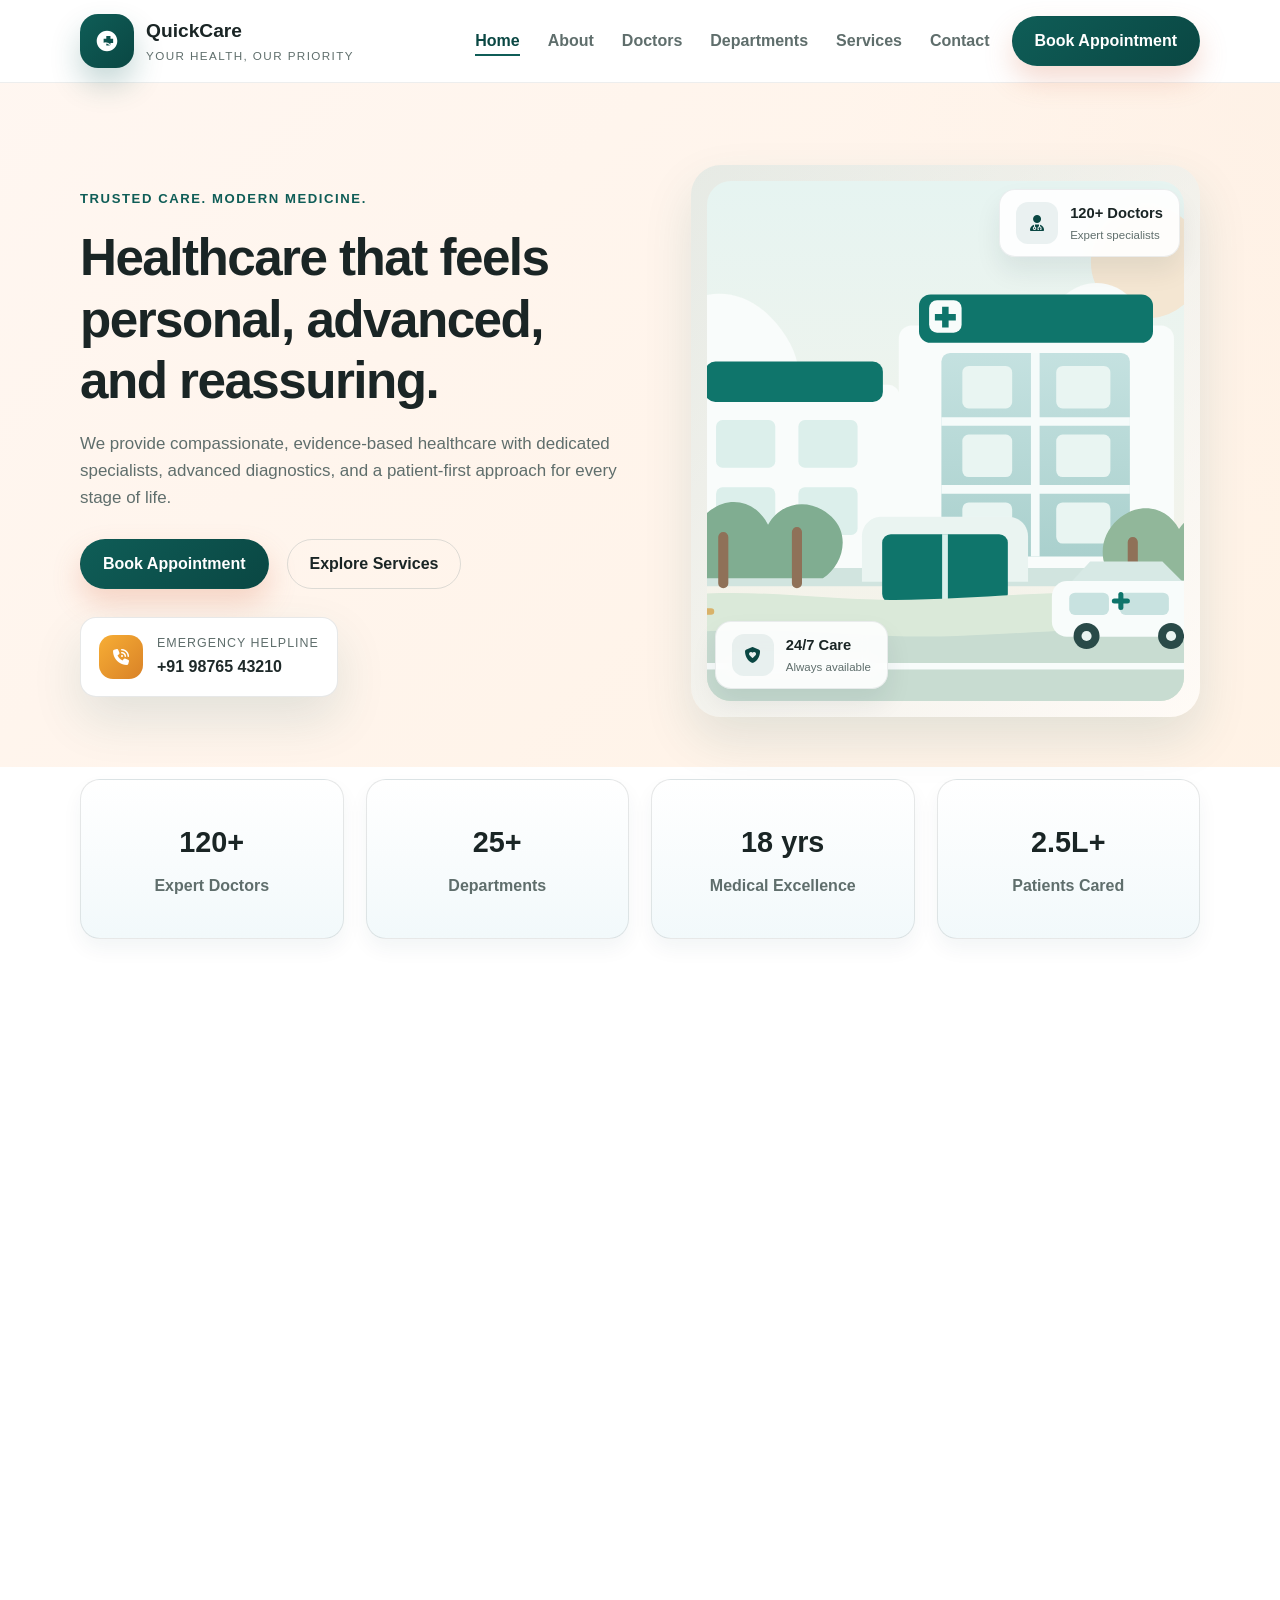
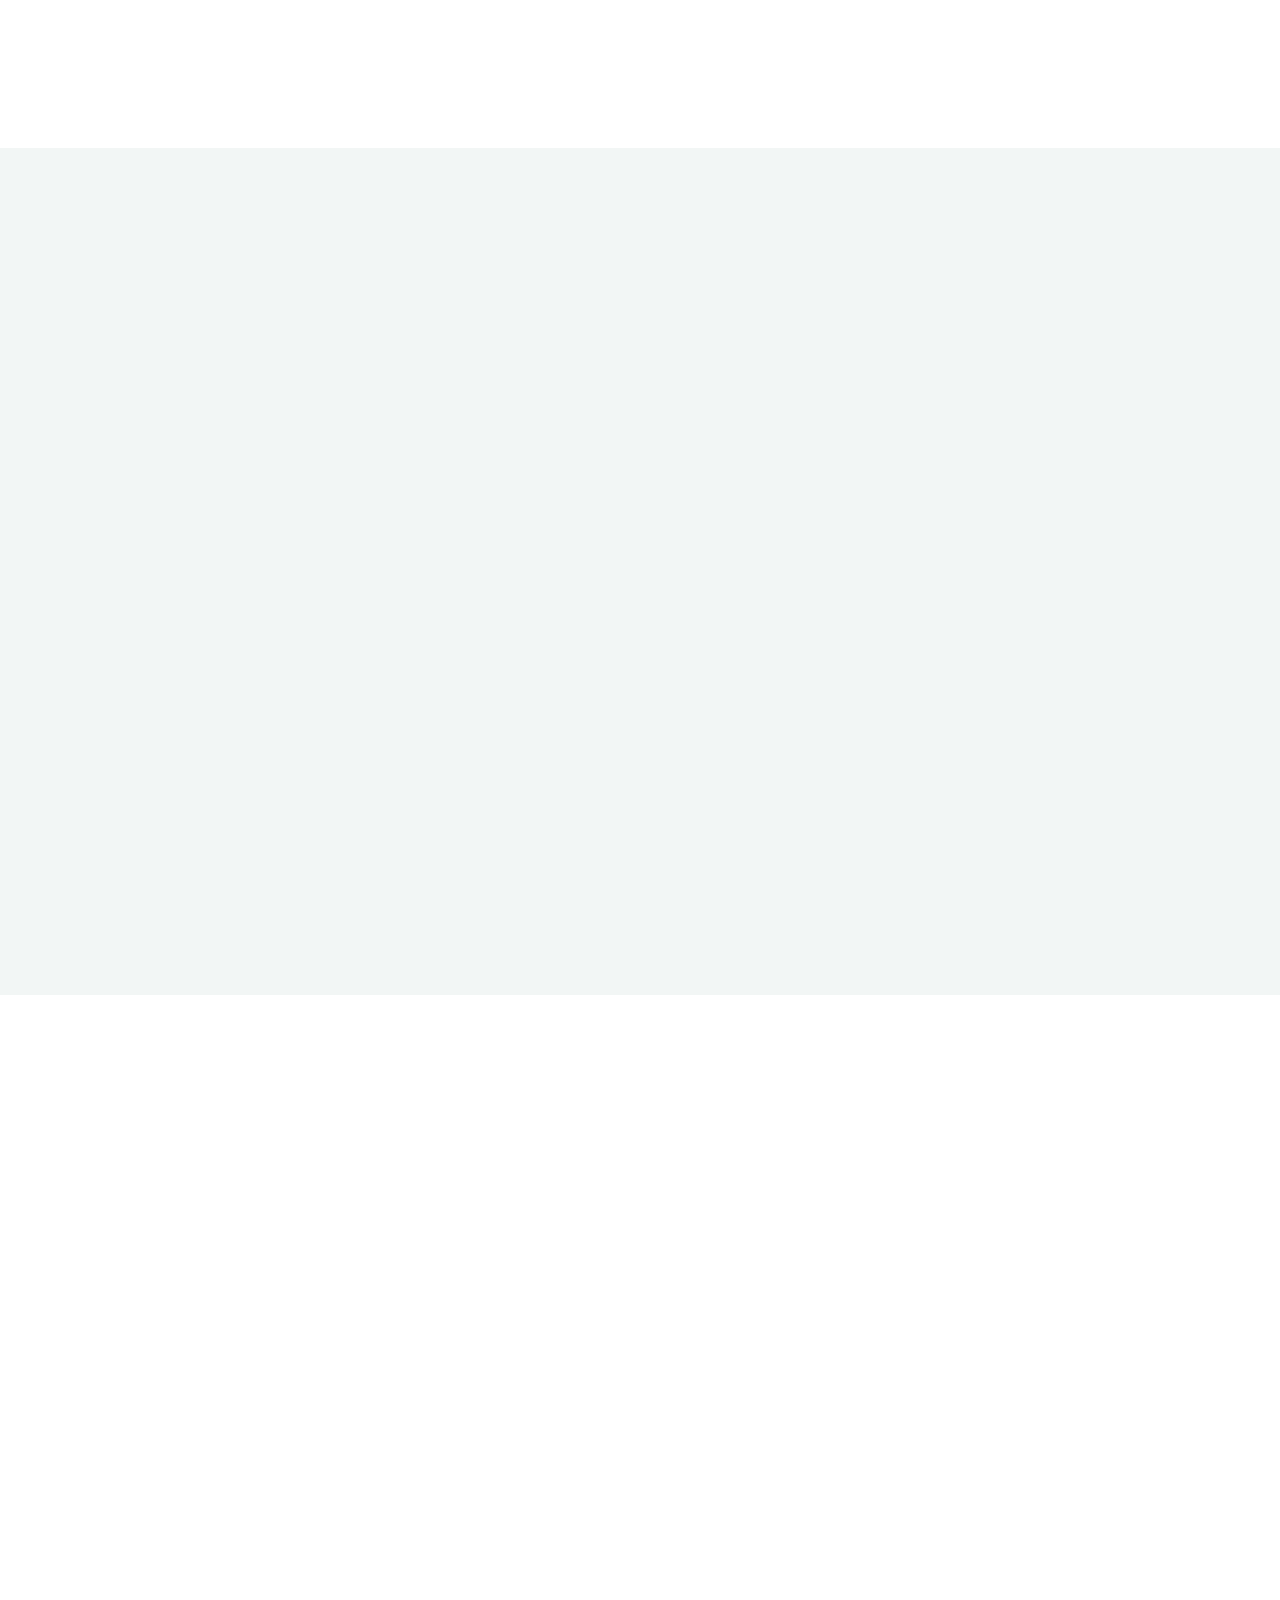
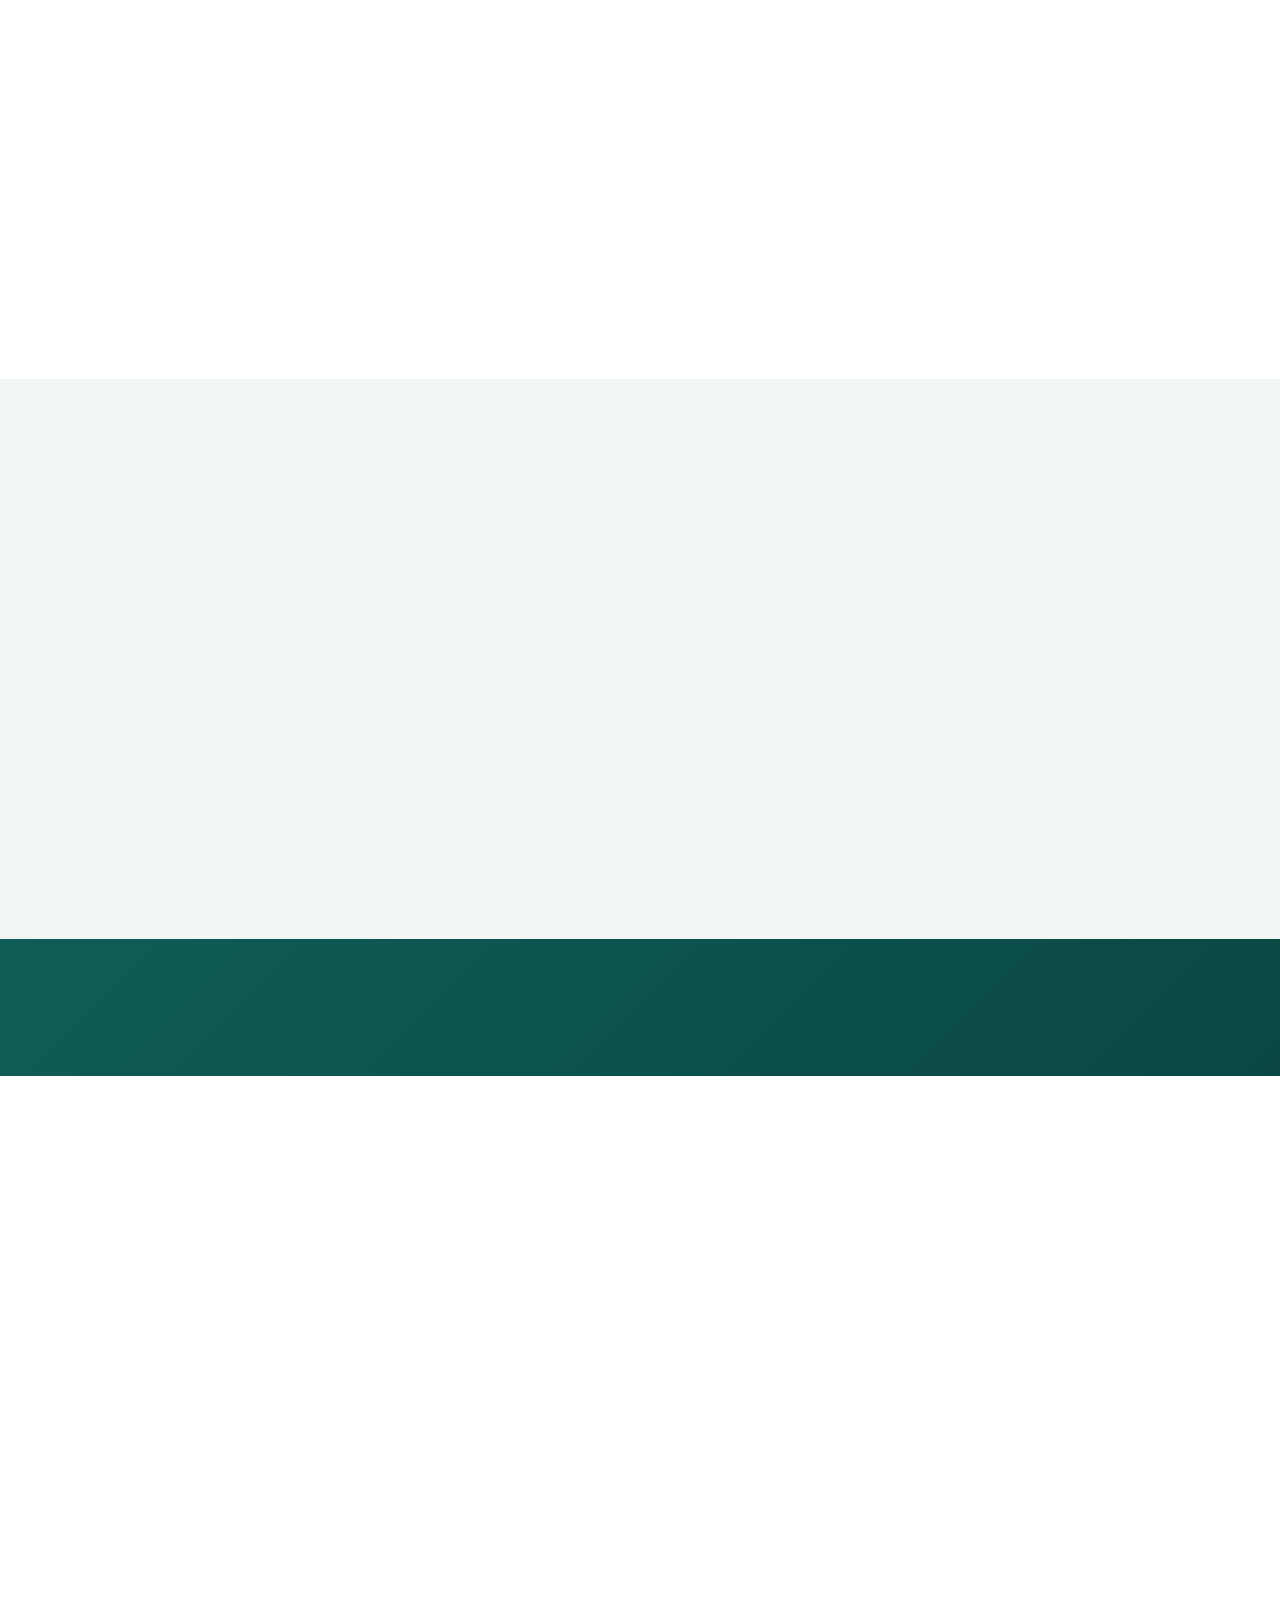
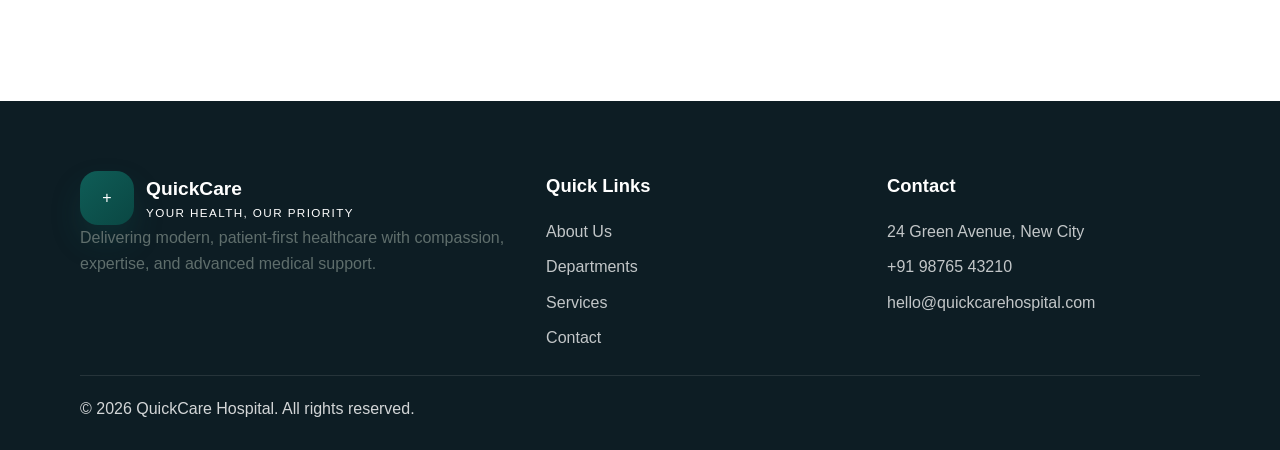
<file: index.html>
<!DOCTYPE html>
<html lang="en">
  <head>
    <meta charset="UTF-8" />
    <meta name="viewport" content="width=device-width, initial-scale=1.0" />
    <meta
      http-equiv="Content-Security-Policy"
      content="default-src 'self'; base-uri 'self'; object-src 'none'; form-action 'self'; script-src 'self'; style-src 'self' https://fonts.googleapis.com https://cdnjs.cloudflare.com; font-src 'self' https://fonts.gstatic.com https://cdnjs.cloudflare.com; img-src 'self' data:; frame-src https://www.google.com https://maps.google.com; connect-src 'self' https://fonts.googleapis.com https://fonts.gstatic.com https://cdnjs.cloudflare.com https://www.google.com https://maps.googleapis.com https://maps.gstatic.com"
    />
    <meta
      name="description"
      content="A modern hospital website for compassionate and advanced healthcare services."
    />
    <title>QuickCare Hospital | Compassionate Healthcare</title>
    <link rel="preconnect" href="https://fonts.googleapis.com" />
    <link rel="preconnect" href="https://fonts.gstatic.com" crossorigin />
    <link
      href="https://fonts.googleapis.com/css2?family=Inter:wght@400;500;600;700;800&family=Manrope:wght@600;700;800&display=swap"
      rel="stylesheet"
    />
    <link
      rel="stylesheet"
      href="https://cdnjs.cloudflare.com/ajax/libs/font-awesome/6.5.2/css/all.min.css"
      integrity="sha512-SnH5WK+bZxgPHs44uWIX+LLJAJ9/2PkPKZ5QiAj6Ta86w+fsb2TkcmfRyVX3pBnMFcV7oQPJkl9QevSCWr3W6A=="
      crossorigin="anonymous"
      referrerpolicy="no-referrer"
    />
    <link rel="stylesheet" href="css/style.css" />
  </head>
  <body>
    <header class="site-header">
      <div class="container nav-wrap">
        <a href="index.html" class="brand" aria-label="QuickCare Hospital home">
          <span class="brand-mark" aria-hidden="true">
            <svg viewBox="0 0 64 64" xmlns="http://www.w3.org/2000/svg">
              <path d="M32 10c-12.15 0-22 9.85-22 22s9.85 22 22 22 22-9.85 22-22S44.15 10 32 10Zm-7.2 17.1h5.7v-5.6h8.9v5.6h5.7v8.9h-5.7v5.6h-8.9v-5.6h-5.7v-8.9Z" fill="currentColor"/>
              <path d="M18 42.8c2.8-4.2 6.2-6.7 11.3-6.7 4.7 0 7.7 2.1 11.3 6.3" fill="none" stroke="rgba(255,255,255,0.88)" stroke-width="2.8" stroke-linecap="round" stroke-linejoin="round"/>
            </svg>
          </span>
          <div>
            <strong>QuickCare</strong>
            <small>Your Health, Our Priority</small>
          </div>
        </a>

        <button class="nav-toggle" aria-label="Toggle navigation" aria-expanded="false">
          <span></span>
          <span></span>
          <span></span>
        </button>

        <nav class="main-nav" aria-label="Main navigation">
          <ul class="nav-links">
            <li><a href="index.html">Home</a></li>
            <li><a href="about.html">About</a></li>
            <li><a href="doctors.html">Doctors</a></li>
            <li><a href="departments.html">Departments</a></li>
            <li><a href="services.html">Services</a></li>
            <li><a href="contact.html">Contact</a></li>
          </ul>
        </nav>

        <a href="contact.html" class="btn btn-primary nav-cta">Book Appointment</a>
      </div>
    </header>

    <main>
      <section class="hero-section">
        <div class="container hero-grid">
          <div class="hero-content">
            <span class="eyebrow">Trusted Care. Modern Medicine.</span>
            <h1>Healthcare that feels personal, advanced, and reassuring.</h1>
            <p>
              We provide compassionate, evidence-based healthcare with dedicated specialists,
              advanced diagnostics, and a patient-first approach for every stage of life.
            </p>

            <div class="hero-actions">
              <a href="contact.html" class="btn btn-primary">Book Appointment</a>
              <a href="services.html" class="btn btn-secondary">Explore Services</a>
            </div>

            <div class="emergency-box">
              <i class="fa-solid fa-phone-volume"></i>
              <div>
                <span>Emergency Helpline</span>
                <strong>+91 98765 43210</strong>
              </div>
            </div>
          </div>

          <div class="hero-visual">
            <div class="image-card">
              <img src="images/modern-hospital-exterior.svg" alt="Modern hospital exterior with medical cross and ambulance" />
              <div class="floating-badge badge-one">
                <span class="badge-icon"><i class="fa-solid fa-shield-heart"></i></span>
                <div>
                  <strong>24/7 Care</strong>
                  <small>Always available</small>
                </div>
              </div>
              <div class="floating-badge badge-two">
                <span class="badge-icon"><i class="fa-solid fa-user-doctor"></i></span>
                <div>
                  <strong>120+ Doctors</strong>
                  <small>Expert specialists</small>
                </div>
              </div>
            </div>
          </div>
        </div>
      </section>

      <section class="stats-section">
        <div class="container stats-grid">
          <article class="stat-card">
            <span class="stat-value">120+</span>
            <span class="stat-label">Expert Doctors</span>
          </article>
          <article class="stat-card">
            <span class="stat-value">25+</span>
            <span class="stat-label">Departments</span>
          </article>
          <article class="stat-card">
            <span class="stat-value">18 yrs</span>
            <span class="stat-label">Medical Excellence</span>
          </article>
          <article class="stat-card">
            <span class="stat-value">2.5L+</span>
            <span class="stat-label">Patients Cared</span>
          </article>
        </div>
      </section>

      <section class="section">
        <div class="container">
          <div class="section-heading">
            <span class="eyebrow">Our Core Services</span>
            <h2>Comprehensive care for every patient.</h2>
          </div>

          <div class="card-grid service-grid">
            <article class="info-card service-card">
              <div class="service-image">
                <img src="images/ai-emergency.svg" alt="Emergency care illustration" />
              </div>
              <div class="service-body">
                <div class="icon-wrap"><i class="fa-solid fa-heart-pulse"></i></div>
                <h3>Emergency Care</h3>
                <p>Round-the-clock emergency response with rapid assessment and critical care support.</p>
              </div>
            </article>
            <article class="info-card service-card">
              <div class="service-image">
                <img src="images/ai-cardiology.svg" alt="Cardiology care illustration" />
              </div>
              <div class="service-body">
                <div class="icon-wrap"><i class="fa-solid fa-stethoscope"></i></div>
                <h3>Cardiology</h3>
                <p>Advanced heart diagnostics, preventive screenings, and specialist cardiac care.</p>
              </div>
            </article>
            <article class="info-card service-card">
              <div class="service-image">
                <img src="images/ai-neurology.svg" alt="Neurology care illustration" />
              </div>
              <div class="service-body">
                <div class="icon-wrap"><i class="fa-solid fa-brain"></i></div>
                <h3>Neurology</h3>
                <p>Detailed neurological evaluations and specialized treatment for brain and nerve disorders.</p>
              </div>
            </article>
            <article class="info-card service-card">
              <div class="service-image">
                <img src="images/ai-ambulance.svg" alt="Ambulance service illustration" />
              </div>
              <div class="service-body">
                <div class="icon-wrap"><i class="fa-solid fa-ambulance"></i></div>
                <h3>Ambulance Service</h3>
                <p>Fast patient transport with trained staff and emergency-ready medical equipment.</p>
              </div>
            </article>
          </div>
        </div>
      </section>

      <section class="section alt-bg">
        <div class="container">
          <div class="section-heading">
            <span class="eyebrow">Medical Specialists</span>
            <h2>Meet our experienced doctors.</h2>
          </div>

          <div class="card-grid doctor-grid">
            <article class="doctor-card">
              <img src="images/doctor1.jpg" alt="Dr. Aisha Mehta, Senior Cardiologist" />
              <div class="doctor-content">
                <h3>Dr. Aisha Mehta</h3>
                <p class="role">Senior Cardiologist</p>
                <p><strong>Qualification:</strong> MBBS, MD (Cardiology)</p>
                <p><strong>Experience:</strong> 18+ years</p>
                <a href="contact.html" class="btn btn-small btn-primary">Book Appointment</a>
              </div>
            </article>
            <article class="doctor-card">
              <img src="images/doctor2.jpg" alt="Dr. Rohan Verma, Neurologist" />
              <div class="doctor-content">
                <h3>Dr. Rohan Verma</h3>
                <p class="role">Neurologist</p>
                <p><strong>Qualification:</strong> MBBS, DM (Neurology)</p>
                <p><strong>Experience:</strong> 16+ years</p>
                <a href="contact.html" class="btn btn-small btn-primary">Book Appointment</a>
              </div>
            </article>
            <article class="doctor-card">
              <img src="images/doctor3.jpg" alt="Dr. Sneha Kapoor, Pediatrician" />
              <div class="doctor-content">
                <h3>Dr. Sneha Kapoor</h3>
                <p class="role">Pediatric Specialist</p>
                <p><strong>Qualification:</strong> MBBS, MD (Pediatrics)</p>
                <p><strong>Experience:</strong> 14+ years</p>
                <a href="contact.html" class="btn btn-small btn-primary">Book Appointment</a>
              </div>
            </article>
          </div>
        </div>
      </section>

      <section class="section">
        <div class="container">
          <div class="section-heading">
            <span class="eyebrow">Hospital Departments</span>
            <h2>Focused care across every specialty.</h2>
          </div>

          <div class="card-grid dept-grid">
            <article class="dept-card dept-card-image">
              <div class="dept-image-wrap">
                <img src="images/cardiology.svg" alt="Cardiology department" />
              </div>
              <div class="dept-copy">
                <h3>Cardiology</h3>
                <p>Preventive heart screening and expert vascular care.</p>
              </div>
            </article>
            <article class="dept-card dept-card-image">
              <div class="dept-image-wrap">
                <img src="images/neurology.svg" alt="Neurology department" />
              </div>
              <div class="dept-copy">
                <h3>Neurology</h3>
                <p>Brain, spinal, and nerve disorder management.</p>
              </div>
            </article>
            <article class="dept-card dept-card-image">
              <div class="dept-image-wrap">
                <img src="images/orthopedics.svg" alt="Orthopedics department" />
              </div>
              <div class="dept-copy">
                <h3>Orthopedics</h3>
                <p>Joint and bone services with surgical and rehab support.</p>
              </div>
            </article>
            <article class="dept-card dept-card-image">
              <div class="dept-image-wrap">
                <img src="images/pediatrics.svg" alt="Pediatrics department" />
              </div>
              <div class="dept-copy">
                <h3>Pediatrics</h3>
                <p>Complete child health care and family-centered treatment.</p>
              </div>
            </article>
          </div>
        </div>
      </section>

      <section class="section alt-bg">
        <div class="container features-layout">
          <div class="feature-copy">
            <span class="eyebrow">Why Patients Choose Us</span>
            <h2>Exceptional care built around trust, safety, and comfort.</h2>
            <ul class="check-list">
              <li>Board-certified doctors and multidisciplinary specialists</li>
              <li>Well-equipped ICU, diagnostics, and emergency response units</li>
              <li>Digital records and transparent patient communication</li>
              <li>Comfort-focused inpatient and rehabilitation services</li>
            </ul>
          </div>

          <div class="feature-grid">
            <article class="feature-box">
              <i class="fa-solid fa-user-doctor"></i>
              <h3>Patient-Centered Approach</h3>
            </article>
            <article class="feature-box">
              <i class="fa-solid fa-shield-heart"></i>
              <h3>High Safety Standards</h3>
            </article>
            <article class="feature-box">
              <i class="fa-solid fa-kit-medical"></i>
              <h3>Modern Infrastructure</h3>
            </article>
            <article class="feature-box">
              <i class="fa-solid fa-clock"></i>
              <h3>24/7 Support</h3>
            </article>
          </div>
        </div>
      </section>

      <section class="cta-strip">
        <div class="container cta-inner">
          <div>
            <span class="eyebrow light">Emergency Support</span>
            <h2>Need immediate care? Our emergency team is available 24/7.</h2>
          </div>
          <a href="contact.html" class="btn btn-light">Contact Emergency Desk</a>
        </div>
      </section>

      <section class="section faq-section">
        <div class="container">
          <div class="section-heading">
            <span class="eyebrow">Frequently Asked Questions</span>
            <h2>Helpful answers for new patients.</h2>
          </div>

          <div class="faq-list">
            <div class="faq-item active">
              <button class="faq-question" type="button">
                Do you accept walk-in emergencies?
                <span class="faq-icon">+</span>
              </button>
              <div class="faq-answer">
                <p>Yes, emergency cases are prioritized and treated immediately regardless of appointment status.</p>
              </div>
            </div>
            <div class="faq-item">
              <button class="faq-question" type="button">
                Can I book a consultation online?
                <span class="faq-icon">+</span>
              </button>
              <div class="faq-answer">
                <p>Yes, our appointment request form on the contact page allows patients to submit a request.</p>
              </div>
            </div>
            <div class="faq-item">
              <button class="faq-question" type="button">
                Do you provide diagnostic tests?
                <span class="faq-icon">+</span>
              </button>
              <div class="faq-answer">
                <p>We offer laboratory, radiology, and diagnostic services through our dedicated care departments.</p>
              </div>
            </div>
          </div>
        </div>
      </section>
    </main>

    <footer class="site-footer">
      <div class="container footer-grid">
        <div>
          <a href="index.html" class="brand footer-brand">
            <span class="brand-mark">+</span>
            <div>
              <strong>QuickCare</strong>
              <small>Your Health, Our Priority</small>
            </div>
          </a>
          <p>Delivering modern, patient-first healthcare with compassion, expertise, and advanced medical support.</p>
        </div>

        <div>
          <h3>Quick Links</h3>
          <ul>
            <li><a href="about.html">About Us</a></li>
            <li><a href="departments.html">Departments</a></li>
            <li><a href="services.html">Services</a></li>
            <li><a href="contact.html">Contact</a></li>
          </ul>
        </div>

        <div>
          <h3>Contact</h3>
          <ul>
            <li>24 Green Avenue, New City</li>
            <li>+91 98765 43210</li>
            <li>hello@quickcarehospital.com</li>
          </ul>
        </div>
      </div>
      <div class="container footer-bottom">
        <p>© <span id="year"></span> QuickCare Hospital. All rights reserved.</p>
      </div>
    </footer>

    <button class="back-to-top" aria-label="Back to top">
      <i class="fa-solid fa-arrow-up"></i>
    </button>

    <script src="js/script.js"></script>
  </body>
</html>
</file>
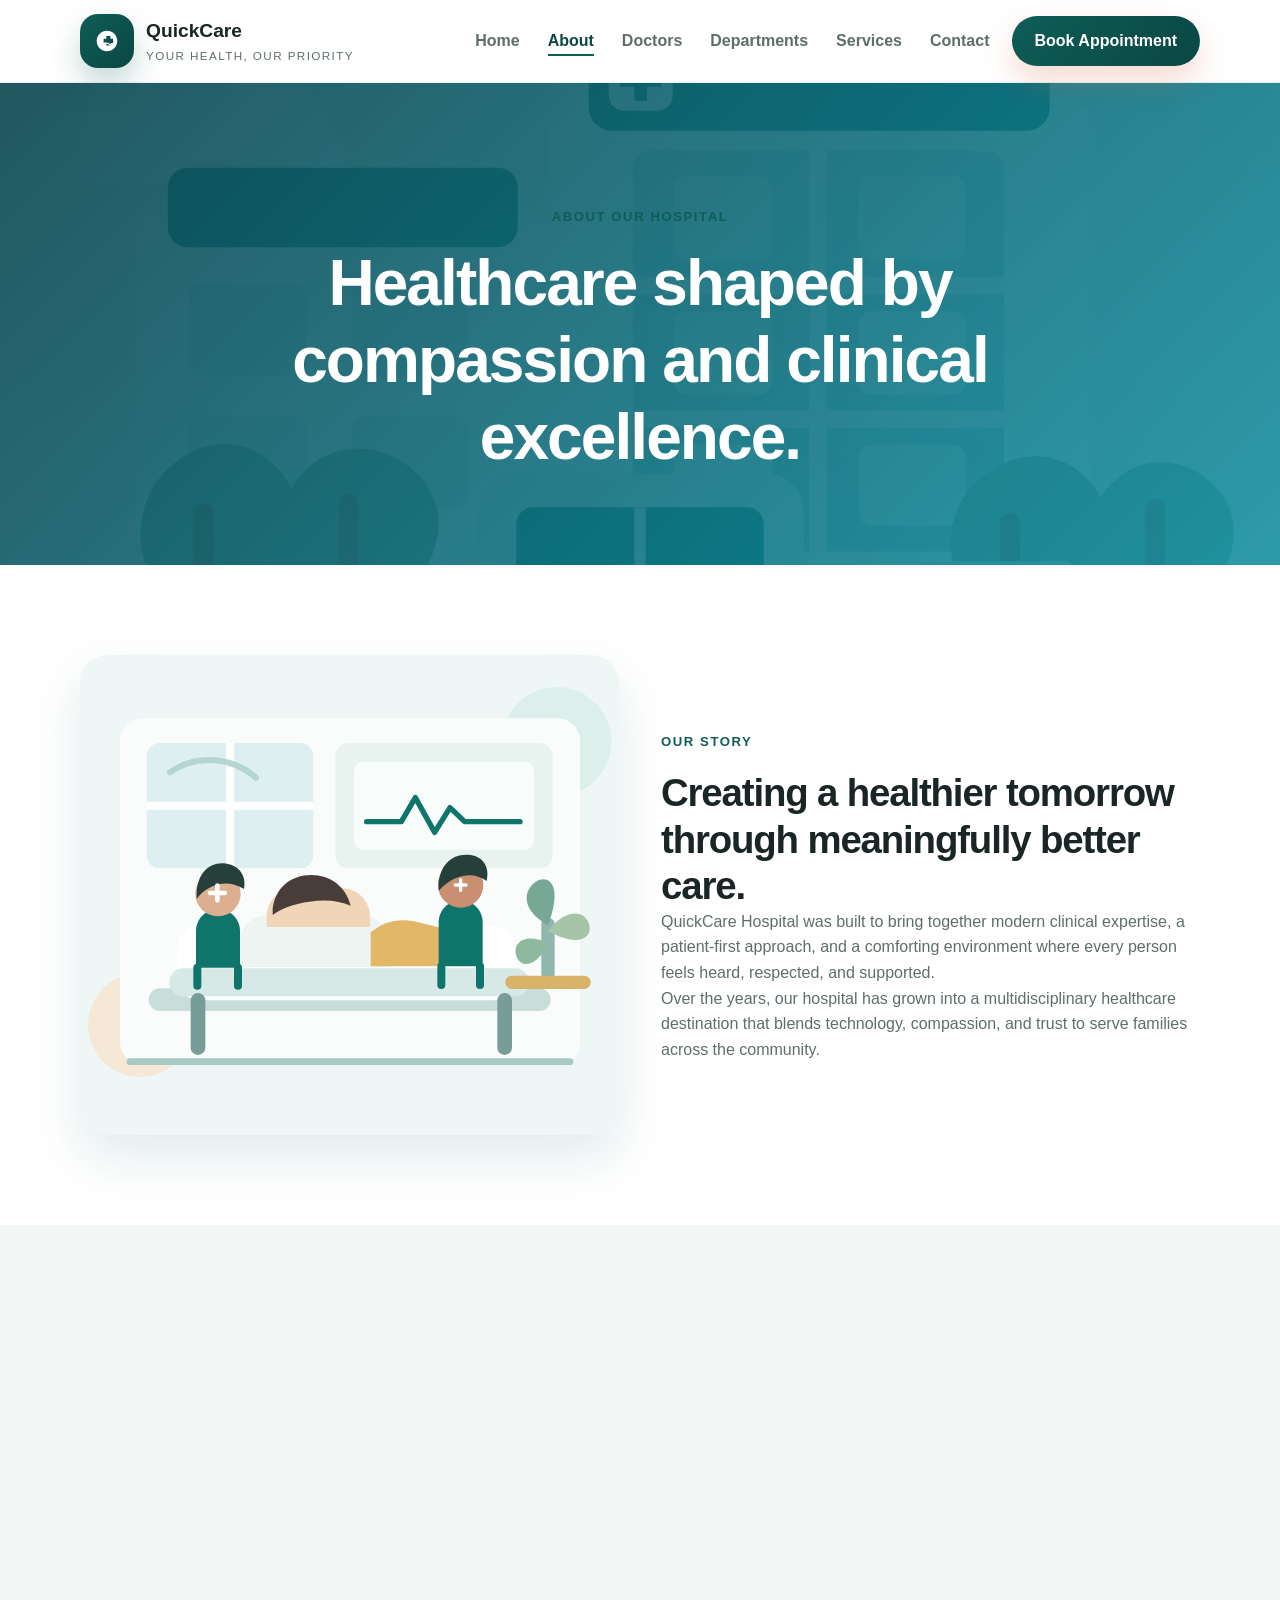
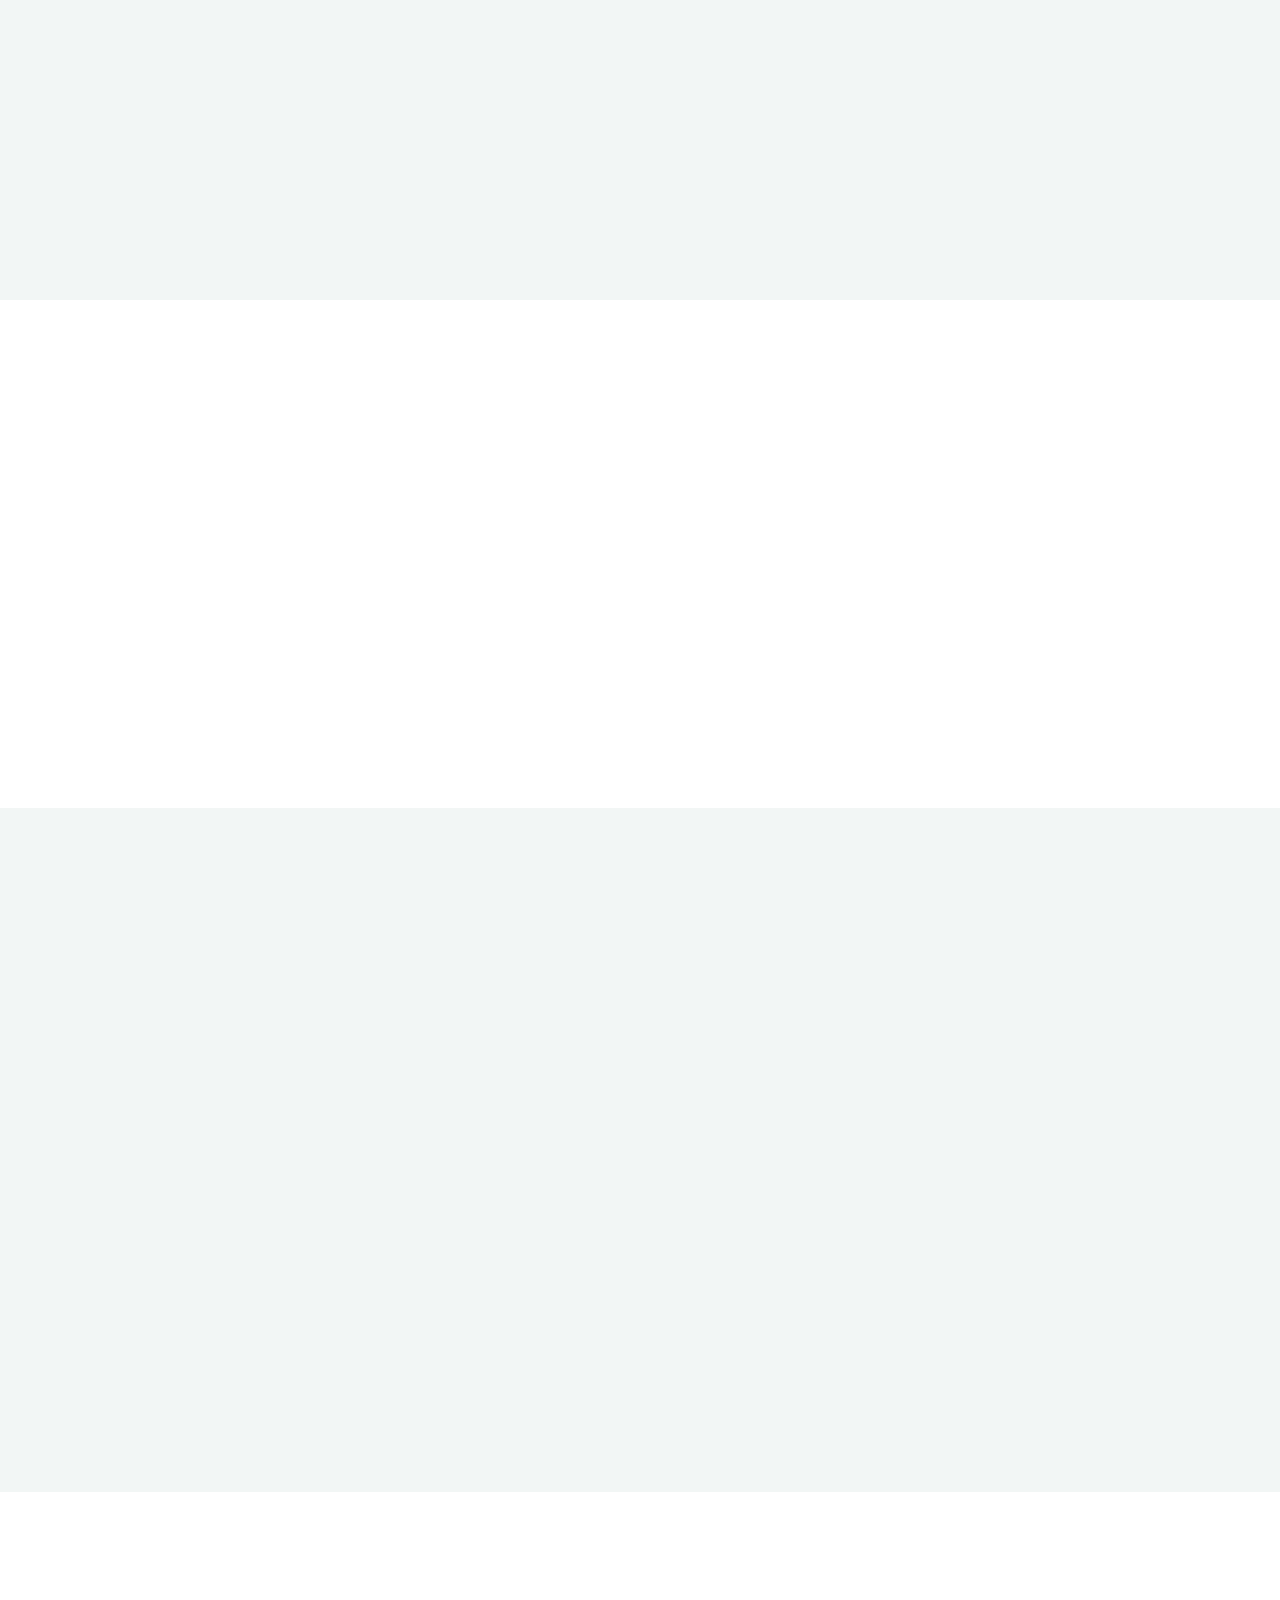
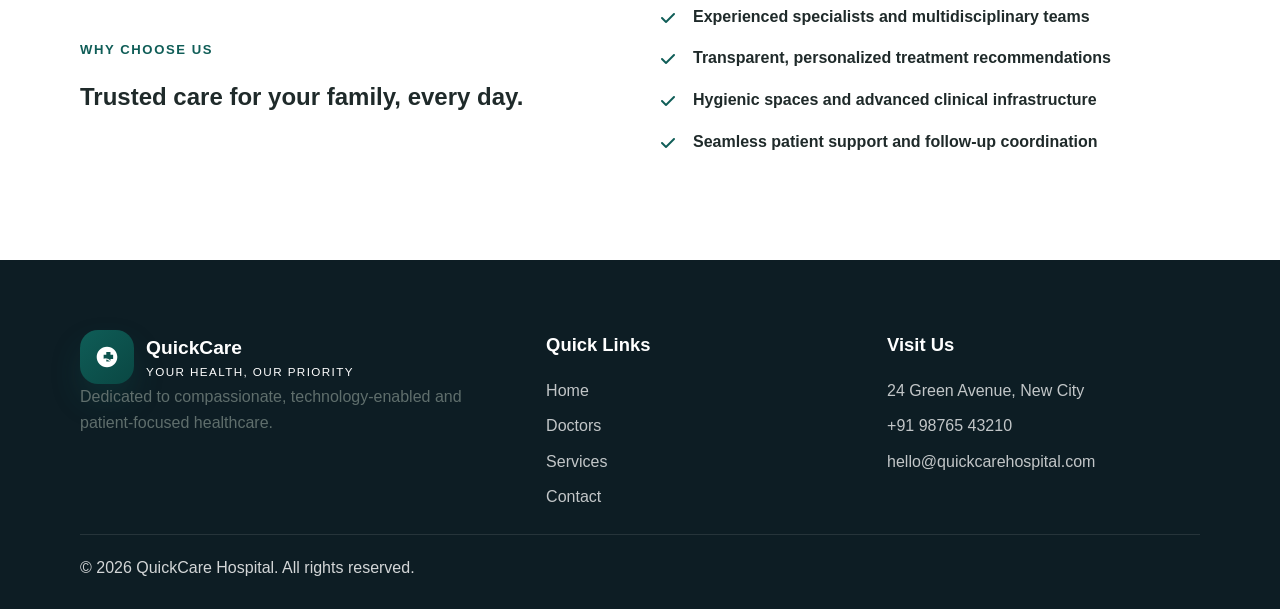
<file: about.html>
<!DOCTYPE html>
<html lang="en">
  <head>
    <meta charset="UTF-8" />
    <meta name="viewport" content="width=device-width, initial-scale=1.0" />
    <meta
      http-equiv="Content-Security-Policy"
      content="default-src 'self'; base-uri 'self'; object-src 'none'; form-action 'self'; script-src 'self'; style-src 'self' https://fonts.googleapis.com https://cdnjs.cloudflare.com; font-src 'self' https://fonts.gstatic.com https://cdnjs.cloudflare.com; img-src 'self' data:; frame-src https://www.google.com https://maps.google.com; connect-src 'self' https://fonts.googleapis.com https://fonts.gstatic.com https://cdnjs.cloudflare.com https://www.google.com https://maps.googleapis.com https://maps.gstatic.com"
    />
    <meta name="description" content="Learn about QuickCare Hospital and our patient-first healthcare mission." />
    <title>About Us | QuickCare Hospital</title>
    <link rel="preconnect" href="https://fonts.googleapis.com" />
    <link rel="preconnect" href="https://fonts.gstatic.com" crossorigin />
    <link
      href="https://fonts.googleapis.com/css2?family=Inter:wght@400;500;600;700;800&family=Manrope:wght@600;700;800&display=swap"
      rel="stylesheet"
    />
    <link
      rel="stylesheet"
      href="https://cdnjs.cloudflare.com/ajax/libs/font-awesome/6.5.2/css/all.min.css"
      integrity="sha512-SnH5WK+bZxgPHs44uWIX+LLJAJ9/2PkPKZ5QiAj6Ta86w+fsb2TkcmfRyVX3pBnMFcV7oQPJkl9QevSCWr3W6A=="
      crossorigin="anonymous"
      referrerpolicy="no-referrer"
    />
    <link rel="stylesheet" href="css/style.css" />
  </head>
  <body>
    <header class="site-header">
      <div class="container nav-wrap">
        <a href="index.html" class="brand" aria-label="QuickCare Hospital home">
          <span class="brand-mark" aria-hidden="true">
            <svg viewBox="0 0 64 64" xmlns="http://www.w3.org/2000/svg">
              <path d="M32 10c-12.15 0-22 9.85-22 22s9.85 22 22 22 22-9.85 22-22S44.15 10 32 10Zm-7.2 17.1h5.7v-5.6h8.9v5.6h5.7v8.9h-5.7v5.6h-8.9v-5.6h-5.7v-8.9Z" fill="currentColor"/>
              <path d="M18 42.8c2.8-4.2 6.2-6.7 11.3-6.7 4.7 0 7.7 2.1 11.3 6.3" fill="none" stroke="rgba(255,255,255,0.88)" stroke-width="2.8" stroke-linecap="round" stroke-linejoin="round"/>
            </svg>
          </span>
          <div>
            <strong>QuickCare</strong>
            <small>Your Health, Our Priority</small>
          </div>
        </a>
        <button class="nav-toggle" aria-label="Toggle navigation" aria-expanded="false">
          <span></span>
          <span></span>
          <span></span>
        </button>
        <nav class="main-nav" aria-label="Main navigation">
          <ul class="nav-links">
            <li><a href="index.html">Home</a></li>
            <li><a href="about.html">About</a></li>
            <li><a href="doctors.html">Doctors</a></li>
            <li><a href="departments.html">Departments</a></li>
            <li><a href="services.html">Services</a></li>
            <li><a href="contact.html">Contact</a></li>
          </ul>
        </nav>
        <a href="contact.html" class="btn btn-primary nav-cta">Book Appointment</a>
      </div>
    </header>

    <main>
      <section class="page-banner">
        <div class="container banner-content">
          <span class="eyebrow">About Our Hospital</span>
          <h1>Healthcare shaped by compassion and clinical excellence.</h1>
        </div>
      </section>

      <section class="section">
        <div class="container story-layout">
          <div class="story-image">
            <img src="images/hospital-care-team.svg" alt="Hospital care team supporting a patient" />
          </div>
          <div class="story-content">
            <span class="eyebrow">Our Story</span>
            <h2>Creating a healthier tomorrow through meaningfully better care.</h2>
            <p>
              QuickCare Hospital was built to bring together modern clinical expertise, a patient-first approach,
              and a comforting environment where every person feels heard, respected, and supported.
            </p>
            <p>
              Over the years, our hospital has grown into a multidisciplinary healthcare destination that blends
              technology, compassion, and trust to serve families across the community.
            </p>
          </div>
        </div>
      </section>

      <section class="section alt-bg">
        <div class="container">
          <div class="section-heading">
            <span class="eyebrow">Our Promise</span>
            <h2>A mission rooted in care, safety, and connection.</h2>
          </div>

          <div class="card-grid feature-card-grid">
            <article class="info-card">
              <div class="icon-wrap"><i class="fa-solid fa-bullseye"></i></div>
              <h3>Mission</h3>
              <p>To deliver accessible, ethical, and high-quality healthcare through innovation, compassion, and expertise.</p>
            </article>
            <article class="info-card">
              <div class="icon-wrap"><i class="fa-solid fa-eye"></i></div>
              <h3>Vision</h3>
              <p>To become a community-centered healthcare institution recognized for safe, inclusive, and advanced care.</p>
            </article>
            <article class="info-card">
              <div class="icon-wrap"><i class="fa-solid fa-hand-holding-heart"></i></div>
              <h3>Core Values</h3>
              <p>Respect, integrity, empathy, teamwork, and accountability define how we treat every patient.</p>
            </article>
          </div>
        </div>
      </section>

      <section class="section">
        <div class="container">
          <div class="section-heading">
            <span class="eyebrow">Our Strengths</span>
            <h2>Designed for excellent clinical outcomes.</h2>
          </div>

          <div class="stats-grid stats-compact">
            <article class="stat-card">
              <span class="stat-value">18+</span>
              <span class="stat-label">Years of Service</span>
            </article>
            <article class="stat-card">
              <span class="stat-value">120+</span>
              <span class="stat-label">Medical Staff</span>
            </article>
            <article class="stat-card">
              <span class="stat-value">95%</span>
              <span class="stat-label">Patient Satisfaction</span>
            </article>
            <article class="stat-card">
              <span class="stat-value">24/7</span>
              <span class="stat-label">Emergency Support</span>
            </article>
          </div>
        </div>
      </section>

      <section class="section alt-bg">
        <div class="container">
          <div class="section-heading">
            <span class="eyebrow">Facilities & Infrastructure</span>
            <h2>Modern healthcare infrastructure for safe, efficient treatment.</h2>
          </div>

          <div class="card-grid patient-grid">
            <article class="info-card">
              <div class="icon-wrap"><i class="fa-solid fa-bed-pulse"></i></div>
              <h3>Advanced Inpatient Rooms</h3>
              <p>Comfortable, hygienic, and patient-friendly rooms designed for recovery and care.</p>
            </article>
            <article class="info-card">
              <div class="icon-wrap"><i class="fa-solid fa-x-ray"></i></div>
              <h3>Diagnostics Lab</h3>
              <p>High-precision testing facilities with quick turnaround and reliable reports.</p>
            </article>
            <article class="info-card">
              <div class="icon-wrap"><i class="fa-solid fa-procedures"></i></div>
              <h3>Operational Theater</h3>
              <p>Modern surgical suites equipped for planned and emergency procedures.</p>
            </article>
            <article class="info-card">
              <div class="icon-wrap"><i class="fa-solid fa-hospital-user"></i></div>
              <h3>Intensive Care</h3>
              <p>Round-the-clock ICU support for critical care and specialized monitoring.</p>
            </article>
          </div>
        </div>
      </section>

      <section class="section">
        <div class="container why-choose-columns">
          <div>
            <span class="eyebrow">Why Choose Us</span>
            <h2>Trusted care for your family, every day.</h2>
          </div>
          <ul class="check-list">
            <li>Experienced specialists and multidisciplinary teams</li>
            <li>Transparent, personalized treatment recommendations</li>
            <li>Hygienic spaces and advanced clinical infrastructure</li>
            <li>Seamless patient support and follow-up coordination</li>
          </ul>
        </div>
      </section>
    </main>

    <footer class="site-footer">
      <div class="container footer-grid">
        <div>
          <a href="index.html" class="brand footer-brand">
            <span class="brand-mark" aria-hidden="true">
              <svg viewBox="0 0 64 64" xmlns="http://www.w3.org/2000/svg">
                <path d="M32 10c-12.15 0-22 9.85-22 22s9.85 22 22 22 22-9.85 22-22S44.15 10 32 10Zm-7.2 17.1h5.7v-5.6h8.9v5.6h5.7v8.9h-5.7v5.6h-8.9v-5.6h-5.7v-8.9Z" fill="currentColor"/>
                <path d="M18 42.8c2.8-4.2 6.2-6.7 11.3-6.7 4.7 0 7.7 2.1 11.3 6.3" fill="none" stroke="rgba(255,255,255,0.88)" stroke-width="2.8" stroke-linecap="round" stroke-linejoin="round"/>
              </svg>
            </span>
            <div>
              <strong>QuickCare</strong>
              <small>Your Health, Our Priority</small>
            </div>
          </a>
          <p>Dedicated to compassionate, technology-enabled and patient-focused healthcare.</p>
        </div>
        <div>
          <h3>Quick Links</h3>
          <ul>
            <li><a href="index.html">Home</a></li>
            <li><a href="doctors.html">Doctors</a></li>
            <li><a href="services.html">Services</a></li>
            <li><a href="contact.html">Contact</a></li>
          </ul>
        </div>
        <div>
          <h3>Visit Us</h3>
          <ul>
            <li>24 Green Avenue, New City</li>
            <li>+91 98765 43210</li>
            <li>hello@quickcarehospital.com</li>
          </ul>
        </div>
      </div>
      <div class="container footer-bottom">
        <p>© <span id="year"></span> QuickCare Hospital. All rights reserved.</p>
      </div>
    </footer>

    <button class="back-to-top" aria-label="Back to top">
      <i class="fa-solid fa-arrow-up"></i>
    </button>

    <script src="js/script.js"></script>
  </body>
</html>
</file>
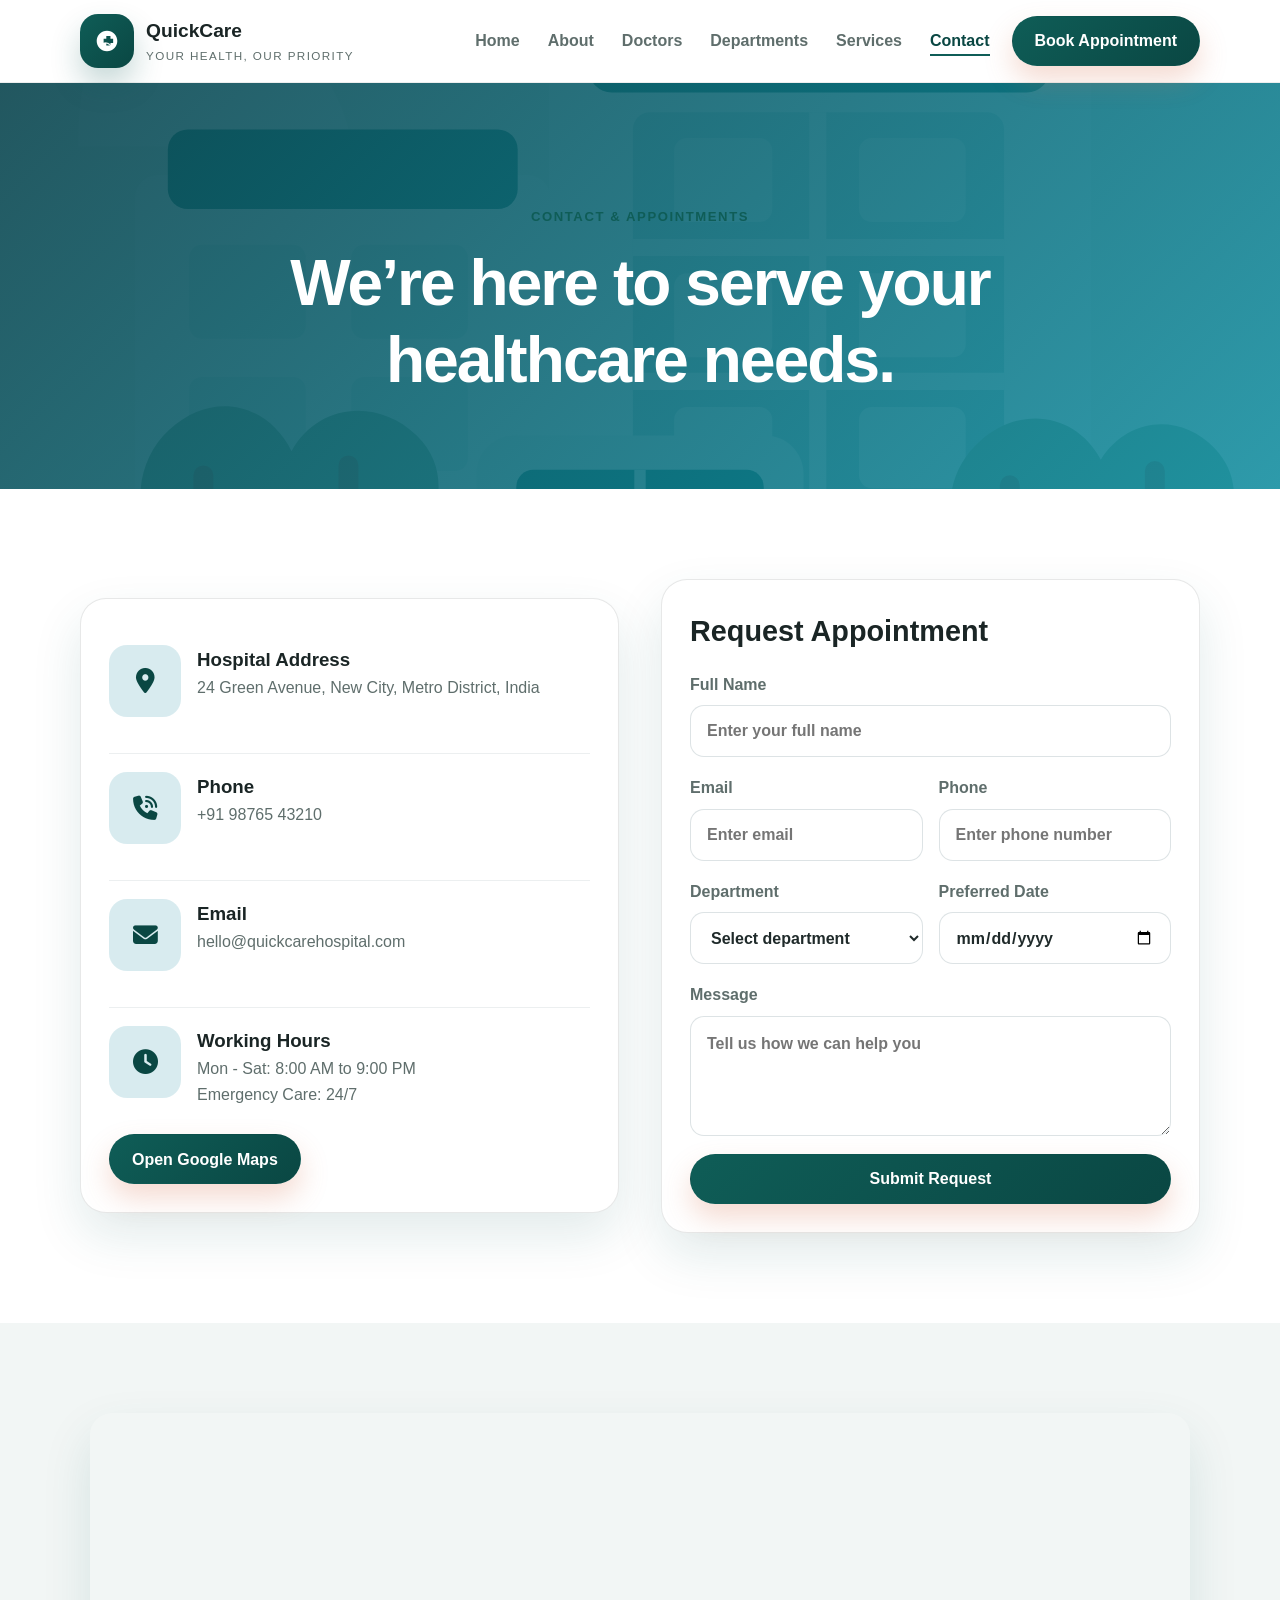
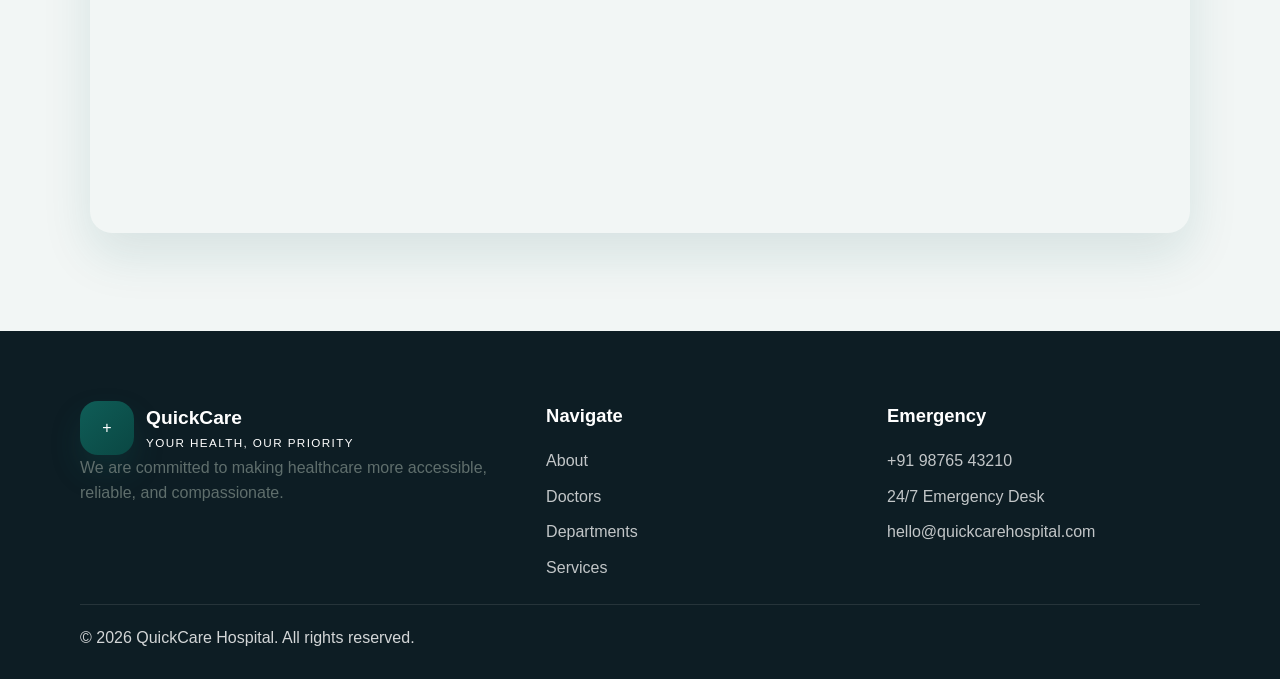
<file: contact.html>
<!DOCTYPE html>
<html lang="en">
  <head>
    <meta charset="UTF-8" />
    <meta name="viewport" content="width=device-width, initial-scale=1.0" />
    <meta
      http-equiv="Content-Security-Policy"
      content="default-src 'self'; base-uri 'self'; object-src 'none'; form-action 'self'; script-src 'self'; style-src 'self' https://fonts.googleapis.com https://cdnjs.cloudflare.com; font-src 'self' https://fonts.gstatic.com https://cdnjs.cloudflare.com; img-src 'self' data:; frame-src https://www.google.com https://maps.google.com; connect-src 'self' https://fonts.googleapis.com https://fonts.gstatic.com https://cdnjs.cloudflare.com https://www.google.com https://maps.googleapis.com https://maps.gstatic.com"
    />
    <meta name="description" content="Book an appointment or contact QuickCare Hospital for healthcare assistance." />
    <title>Contact & Appointment | QuickCare Hospital</title>
    <link rel="preconnect" href="https://fonts.googleapis.com" />
    <link rel="preconnect" href="https://fonts.gstatic.com" crossorigin />
    <link
      href="https://fonts.googleapis.com/css2?family=Inter:wght@400;500;600;700;800&family=Manrope:wght@600;700;800&display=swap"
      rel="stylesheet"
    />
    <link
      rel="stylesheet"
      href="https://cdnjs.cloudflare.com/ajax/libs/font-awesome/6.5.2/css/all.min.css"
      integrity="sha512-SnH5WK+bZxgPHs44uWIX+LLJAJ9/2PkPKZ5QiAj6Ta86w+fsb2TkcmfRyVX3pBnMFcV7oQPJkl9QevSCWr3W6A=="
      crossorigin="anonymous"
      referrerpolicy="no-referrer"
    />
    <link rel="stylesheet" href="css/style.css" />
  </head>
  <body>
    <header class="site-header">
      <div class="container nav-wrap">
        <a href="index.html" class="brand" aria-label="QuickCare Hospital home">
          <span class="brand-mark" aria-hidden="true">
            <svg viewBox="0 0 64 64" xmlns="http://www.w3.org/2000/svg">
              <path d="M32 10c-12.15 0-22 9.85-22 22s9.85 22 22 22 22-9.85 22-22S44.15 10 32 10Zm-7.2 17.1h5.7v-5.6h8.9v5.6h5.7v8.9h-5.7v5.6h-8.9v-5.6h-5.7v-8.9Z" fill="currentColor"/>
              <path d="M18 42.8c2.8-4.2 6.2-6.7 11.3-6.7 4.7 0 7.7 2.1 11.3 6.3" fill="none" stroke="rgba(255,255,255,0.88)" stroke-width="2.8" stroke-linecap="round" stroke-linejoin="round"/>
            </svg>
          </span>
          <div>
            <strong>QuickCare</strong>
            <small>Your Health, Our Priority</small>
          </div>
        </a>
        <button class="nav-toggle" aria-label="Toggle navigation" aria-expanded="false">
          <span></span>
          <span></span>
          <span></span>
        </button>
        <nav class="main-nav" aria-label="Main navigation">
          <ul class="nav-links">
            <li><a href="index.html">Home</a></li>
            <li><a href="about.html">About</a></li>
            <li><a href="doctors.html">Doctors</a></li>
            <li><a href="departments.html">Departments</a></li>
            <li><a href="services.html">Services</a></li>
            <li><a href="contact.html">Contact</a></li>
          </ul>
        </nav>
        <a href="contact.html" class="btn btn-primary nav-cta">Book Appointment</a>
      </div>
    </header>

    <main>
      <section class="page-banner">
        <div class="container banner-content">
          <span class="eyebrow">Contact & Appointments</span>
          <h1>We’re here to serve your healthcare needs.</h1>
        </div>
      </section>

      <section class="section">
        <div class="container contact-layout">
          <div class="contact-info">
            <div class="contact-item">
              <div class="icon-wrap"><i class="fa-solid fa-location-dot"></i></div>
              <div>
                <h3>Hospital Address</h3>
                <p>24 Green Avenue, New City, Metro District, India</p>
              </div>
            </div>

            <div class="contact-item">
              <div class="icon-wrap"><i class="fa-solid fa-phone-volume"></i></div>
              <div>
                <h3>Phone</h3>
                <p>+91 98765 43210</p>
              </div>
            </div>

            <div class="contact-item">
              <div class="icon-wrap"><i class="fa-solid fa-envelope"></i></div>
              <div>
                <h3>Email</h3>
                <p>hello@quickcarehospital.com</p>
              </div>
            </div>

            <div class="contact-item">
              <div class="icon-wrap"><i class="fa-solid fa-clock"></i></div>
              <div>
                <h3>Working Hours</h3>
                <p>Mon - Sat: 8:00 AM to 9:00 PM</p>
                <p>Emergency Care: 24/7</p>
              </div>
            </div>

            <a href="https://maps.google.com/?q=24+Green+Avenue+New+City" target="_blank" rel="noopener noreferrer" class="btn btn-primary map-btn">Open Google Maps</a>
          </div>

          <div class="form-panel">
            <h2>Request Appointment</h2>
            <form id="appointmentForm" novalidate>
              <div class="form-row">
                <label>
                  Full Name
                  <input type="text" id="name" name="name" placeholder="Enter your full name" />
                </label>
              </div>
              <div class="form-row form-row-two">
                <label>
                  Email
                  <input type="email" id="email" name="email" placeholder="Enter email" />
                </label>
                <label>
                  Phone
                  <input type="tel" id="phone" name="phone" placeholder="Enter phone number" />
                </label>
              </div>
              <div class="form-row form-row-two">
                <label>
                  Department
                  <select id="department" name="department">
                    <option value="">Select department</option>
                    <option>Cardiology</option>
                    <option>Neurology</option>
                    <option>Orthopedics</option>
                    <option>Pediatrics</option>
                    <option>General Medicine</option>
                    <option>Dermatology</option>
                    <option>Gynecology</option>
                    <option>Emergency Care</option>
                  </select>
                </label>
                <label>
                  Preferred Date
                  <input type="date" id="date" name="date" />
                </label>
              </div>
              <div class="form-row">
                <label>
                  Message
                  <textarea id="message" name="message" rows="4" placeholder="Tell us how we can help you"></textarea>
                </label>
              </div>
              <button type="submit" class="btn btn-primary form-submit">Submit Request</button>
            </form>
            <div id="formMessage" class="form-message" aria-live="polite"></div>
          </div>
        </div>
      </section>

      <section class="section alt-bg map-section">
        <div class="container map-wrap">
          <iframe
            src="https://www.google.com/maps?q=24%20Green%20Avenue%20New%20City&output=embed"
            title="QuickCare Hospital Location"
            loading="lazy"
            referrerpolicy="no-referrer-when-downgrade"
          ></iframe>
        </div>
      </section>
    </main>

    <footer class="site-footer">
      <div class="container footer-grid">
        <div>
          <a href="index.html" class="brand footer-brand">
            <span class="brand-mark">+</span>
            <div>
              <strong>QuickCare</strong>
              <small>Your Health, Our Priority</small>
            </div>
          </a>
          <p>We are committed to making healthcare more accessible, reliable, and compassionate.</p>
        </div>
        <div>
          <h3>Navigate</h3>
          <ul>
            <li><a href="about.html">About</a></li>
            <li><a href="doctors.html">Doctors</a></li>
            <li><a href="departments.html">Departments</a></li>
            <li><a href="services.html">Services</a></li>
          </ul>
        </div>
        <div>
          <h3>Emergency</h3>
          <ul>
            <li>+91 98765 43210</li>
            <li>24/7 Emergency Desk</li>
            <li>hello@quickcarehospital.com</li>
          </ul>
        </div>
      </div>
      <div class="container footer-bottom">
        <p>© <span id="year"></span> QuickCare Hospital. All rights reserved.</p>
      </div>
    </footer>

    <button class="back-to-top" aria-label="Back to top">
      <i class="fa-solid fa-arrow-up"></i>
    </button>

    <script src="js/script.js"></script>
  </body>
</html>
</file>
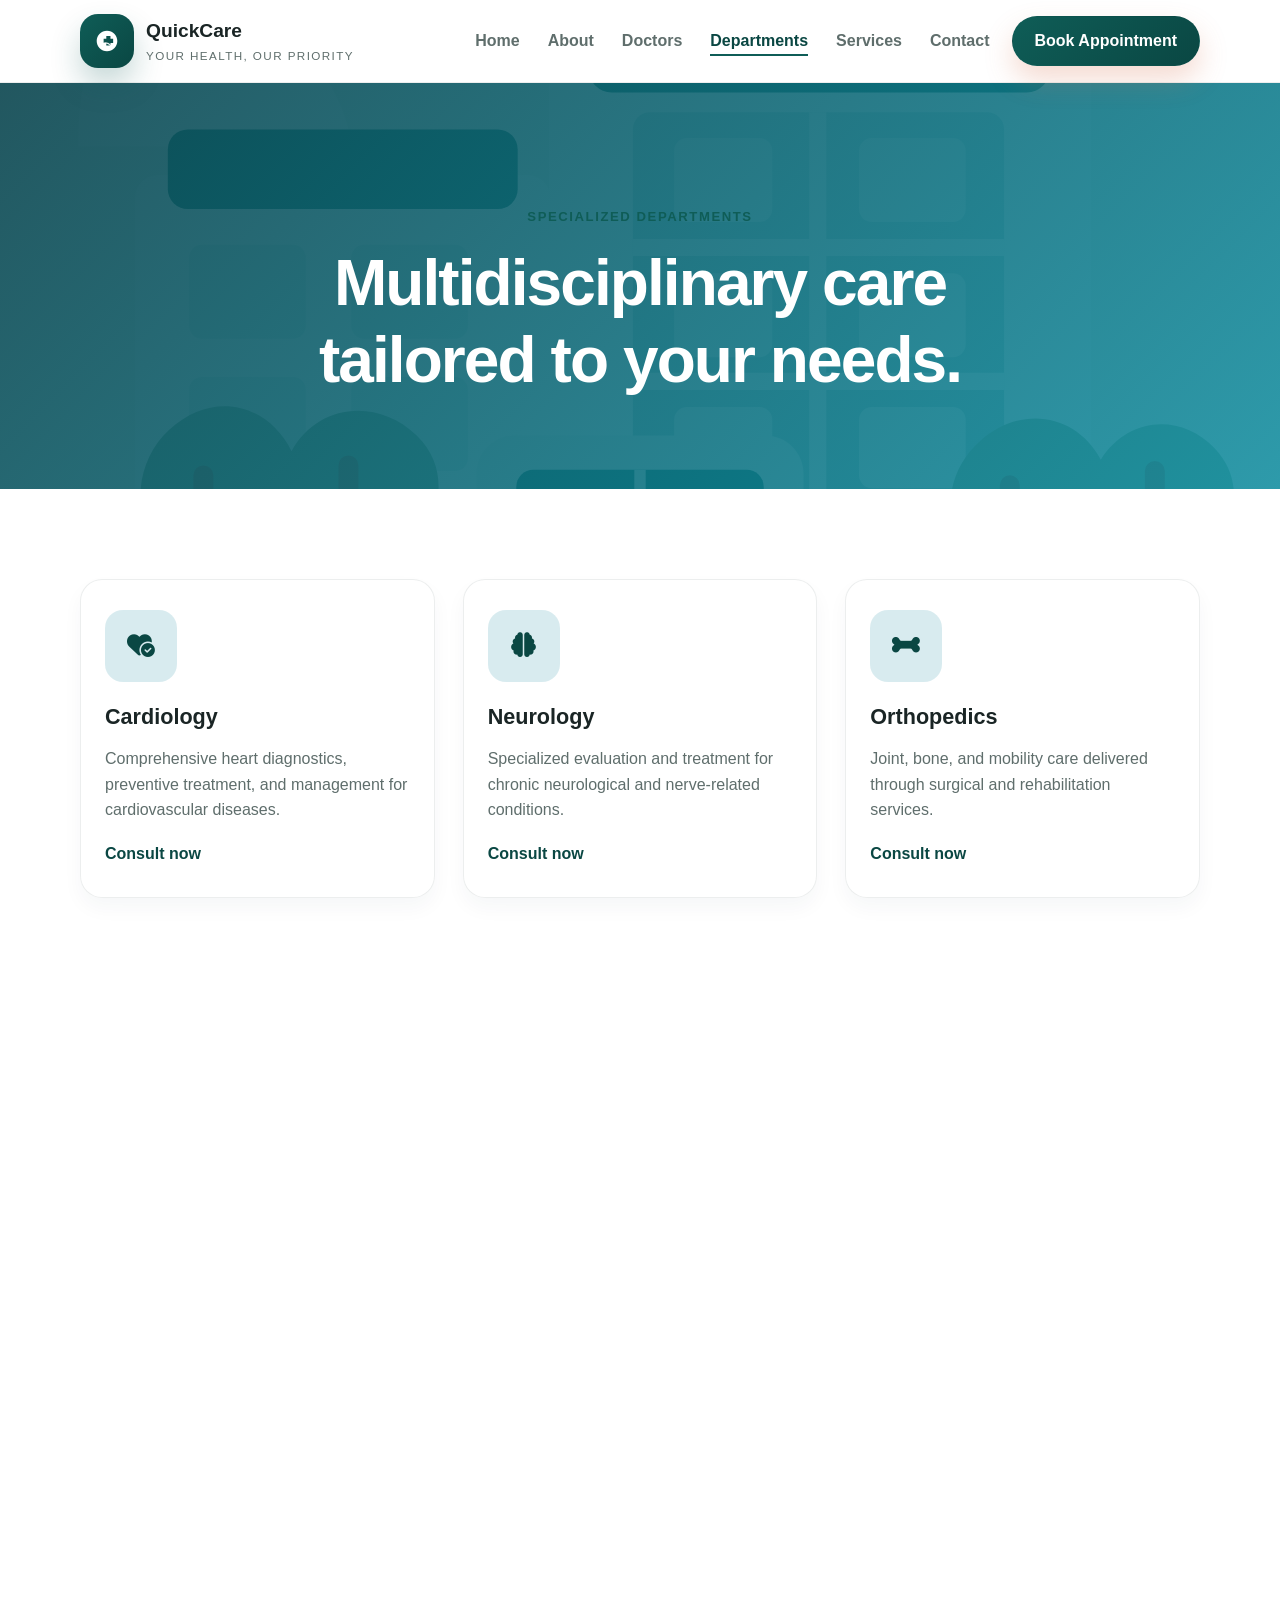
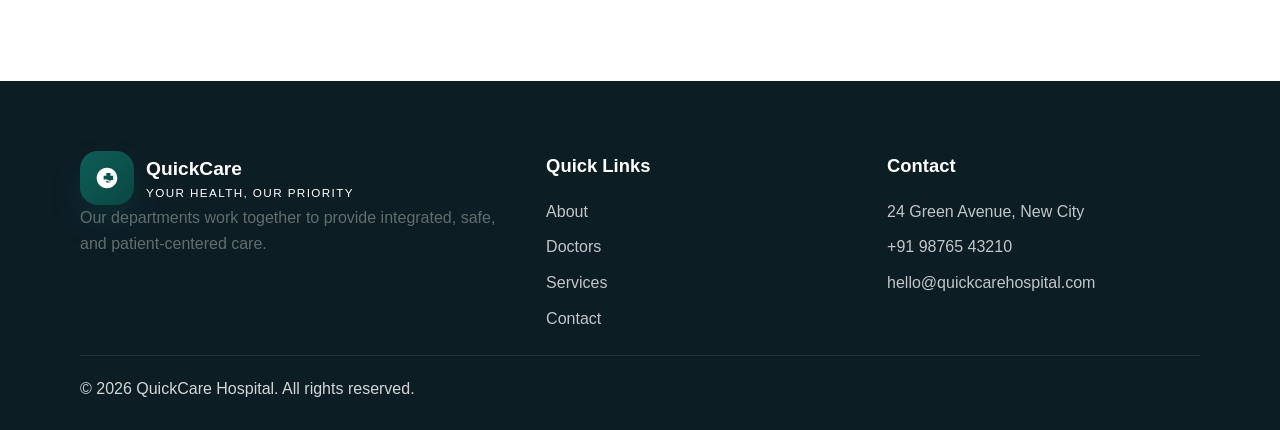
<file: departments.html>
<!DOCTYPE html>
<html lang="en">
  <head>
    <meta charset="UTF-8" />
    <meta name="viewport" content="width=device-width, initial-scale=1.0" />
    <meta
      http-equiv="Content-Security-Policy"
      content="default-src 'self'; base-uri 'self'; object-src 'none'; form-action 'self'; script-src 'self'; style-src 'self' https://fonts.googleapis.com https://cdnjs.cloudflare.com; font-src 'self' https://fonts.gstatic.com https://cdnjs.cloudflare.com; img-src 'self' data:; frame-src https://www.google.com https://maps.google.com; connect-src 'self' https://fonts.googleapis.com https://fonts.gstatic.com https://cdnjs.cloudflare.com https://www.google.com https://maps.googleapis.com https://maps.gstatic.com"
    />
    <meta name="description" content="Explore hospital departments and specialized care services at QuickCare Hospital." />
    <title>Departments | QuickCare Hospital</title>
    <link rel="preconnect" href="https://fonts.googleapis.com" />
    <link rel="preconnect" href="https://fonts.gstatic.com" crossorigin />
    <link
      href="https://fonts.googleapis.com/css2?family=Inter:wght@400;500;600;700;800&family=Manrope:wght@600;700;800&display=swap"
      rel="stylesheet"
    />
    <link
      rel="stylesheet"
      href="https://cdnjs.cloudflare.com/ajax/libs/font-awesome/6.5.2/css/all.min.css"
      integrity="sha512-SnH5WK+bZxgPHs44uWIX+LLJAJ9/2PkPKZ5QiAj6Ta86w+fsb2TkcmfRyVX3pBnMFcV7oQPJkl9QevSCWr3W6A=="
      crossorigin="anonymous"
      referrerpolicy="no-referrer"
    />
    <link rel="stylesheet" href="css/style.css" />
  </head>
  <body>
    <header class="site-header">
      <div class="container nav-wrap">
        <a href="index.html" class="brand" aria-label="QuickCare Hospital home">
          <span class="brand-mark" aria-hidden="true">
            <svg viewBox="0 0 64 64" xmlns="http://www.w3.org/2000/svg">
              <path d="M32 10c-12.15 0-22 9.85-22 22s9.85 22 22 22 22-9.85 22-22S44.15 10 32 10Zm-7.2 17.1h5.7v-5.6h8.9v5.6h5.7v8.9h-5.7v5.6h-8.9v-5.6h-5.7v-8.9Z" fill="currentColor"/>
              <path d="M18 42.8c2.8-4.2 6.2-6.7 11.3-6.7 4.7 0 7.7 2.1 11.3 6.3" fill="none" stroke="rgba(255,255,255,0.88)" stroke-width="2.8" stroke-linecap="round" stroke-linejoin="round"/>
            </svg>
          </span>
          <div>
            <strong>QuickCare</strong>
            <small>Your Health, Our Priority</small>
          </div>
        </a>
        <button class="nav-toggle" aria-label="Toggle navigation" aria-expanded="false">
          <span></span>
          <span></span>
          <span></span>
        </button>
        <nav class="main-nav" aria-label="Main navigation">
          <ul class="nav-links">
            <li><a href="index.html">Home</a></li>
            <li><a href="about.html">About</a></li>
            <li><a href="doctors.html">Doctors</a></li>
            <li><a href="departments.html">Departments</a></li>
            <li><a href="services.html">Services</a></li>
            <li><a href="contact.html">Contact</a></li>
          </ul>
        </nav>
        <a href="contact.html" class="btn btn-primary nav-cta">Book Appointment</a>
      </div>
    </header>

    <main>
      <section class="page-banner">
        <div class="container banner-content">
          <span class="eyebrow">Specialized Departments</span>
          <h1>Multidisciplinary care tailored to your needs.</h1>
        </div>
      </section>

      <section class="section">
        <div class="container card-grid dept-grid large-grid">
          <article class="dept-card department-card">
            <div class="icon-wrap"><i class="fa-solid fa-heart-circle-check"></i></div>
            <h3>Cardiology</h3>
            <p>Comprehensive heart diagnostics, preventive treatment, and management for cardiovascular diseases.</p>
            <a href="contact.html" class="text-link">Consult now</a>
          </article>

          <article class="dept-card department-card">
            <div class="icon-wrap"><i class="fa-solid fa-brain"></i></div>
            <h3>Neurology</h3>
            <p>Specialized evaluation and treatment for chronic neurological and nerve-related conditions.</p>
            <a href="contact.html" class="text-link">Consult now</a>
          </article>

          <article class="dept-card department-card">
            <div class="icon-wrap"><i class="fa-solid fa-bone"></i></div>
            <h3>Orthopedics</h3>
            <p>Joint, bone, and mobility care delivered through surgical and rehabilitation services.</p>
            <a href="contact.html" class="text-link">Consult now</a>
          </article>

          <article class="dept-card department-card">
            <div class="icon-wrap"><i class="fa-solid fa-baby"></i></div>
            <h3>Pediatrics</h3>
            <p>Child-focused medical care covering preventive checkups, vaccinations, and chronic condition management.</p>
            <a href="contact.html" class="text-link">Consult now</a>
          </article>

          <article class="dept-card department-card">
            <div class="icon-wrap"><i class="fa-solid fa-user-doctor"></i></div>
            <h3>General Medicine</h3>
            <p>Continuity of care for common illnesses, routine checkups, and long-term wellness planning.</p>
            <a href="contact.html" class="text-link">Consult now</a>
          </article>

          <article class="dept-card department-card">
            <div class="icon-wrap"><i class="fa-solid fa-spa"></i></div>
            <h3>Dermatology</h3>
            <p>Diagnosis and treatment for skin, hair, and cosmetic wellness concerns using modern approaches.</p>
            <a href="contact.html" class="text-link">Consult now</a>
          </article>

          <article class="dept-card department-card">
            <div class="icon-wrap"><i class="fa-solid fa-venus"></i></div>
            <h3>Gynecology</h3>
            <p>Women’s health care from preventive screenings to reproductive health consultations and support.</p>
            <a href="contact.html" class="text-link">Consult now</a>
          </article>

          <article class="dept-card department-card">
            <div class="icon-wrap"><i class="fa-solid fa-truck-medical"></i></div>
            <h3>Emergency Care</h3>
            <p>Immediate assessment, resuscitation, and critical care for life-threatening situations.</p>
            <a href="contact.html" class="text-link">Consult now</a>
          </article>
        </div>
      </section>
    </main>

    <footer class="site-footer">
      <div class="container footer-grid">
        <div>
          <a href="index.html" class="brand footer-brand">
            <span class="brand-mark" aria-hidden="true">
              <svg viewBox="0 0 64 64" xmlns="http://www.w3.org/2000/svg">
                <path d="M32 10c-12.15 0-22 9.85-22 22s9.85 22 22 22 22-9.85 22-22S44.15 10 32 10Zm-7.2 17.1h5.7v-5.6h8.9v5.6h5.7v8.9h-5.7v5.6h-8.9v-5.6h-5.7v-8.9Z" fill="currentColor"/>
                <path d="M18 42.8c2.8-4.2 6.2-6.7 11.3-6.7 4.7 0 7.7 2.1 11.3 6.3" fill="none" stroke="rgba(255,255,255,0.88)" stroke-width="2.8" stroke-linecap="round" stroke-linejoin="round"/>
              </svg>
            </span>
            <div>
              <strong>QuickCare</strong>
              <small>Your Health, Our Priority</small>
            </div>
          </a>
          <p>Our departments work together to provide integrated, safe, and patient-centered care.</p>
        </div>
        <div>
          <h3>Quick Links</h3>
          <ul>
            <li><a href="about.html">About</a></li>
            <li><a href="doctors.html">Doctors</a></li>
            <li><a href="services.html">Services</a></li>
            <li><a href="contact.html">Contact</a></li>
          </ul>
        </div>
        <div>
          <h3>Contact</h3>
          <ul>
            <li>24 Green Avenue, New City</li>
            <li>+91 98765 43210</li>
            <li>hello@quickcarehospital.com</li>
          </ul>
        </div>
      </div>
      <div class="container footer-bottom">
        <p>© <span id="year"></span> QuickCare Hospital. All rights reserved.</p>
      </div>
    </footer>

    <button class="back-to-top" aria-label="Back to top">
      <i class="fa-solid fa-arrow-up"></i>
    </button>

    <script src="js/script.js"></script>
  </body>
</html>
</file>
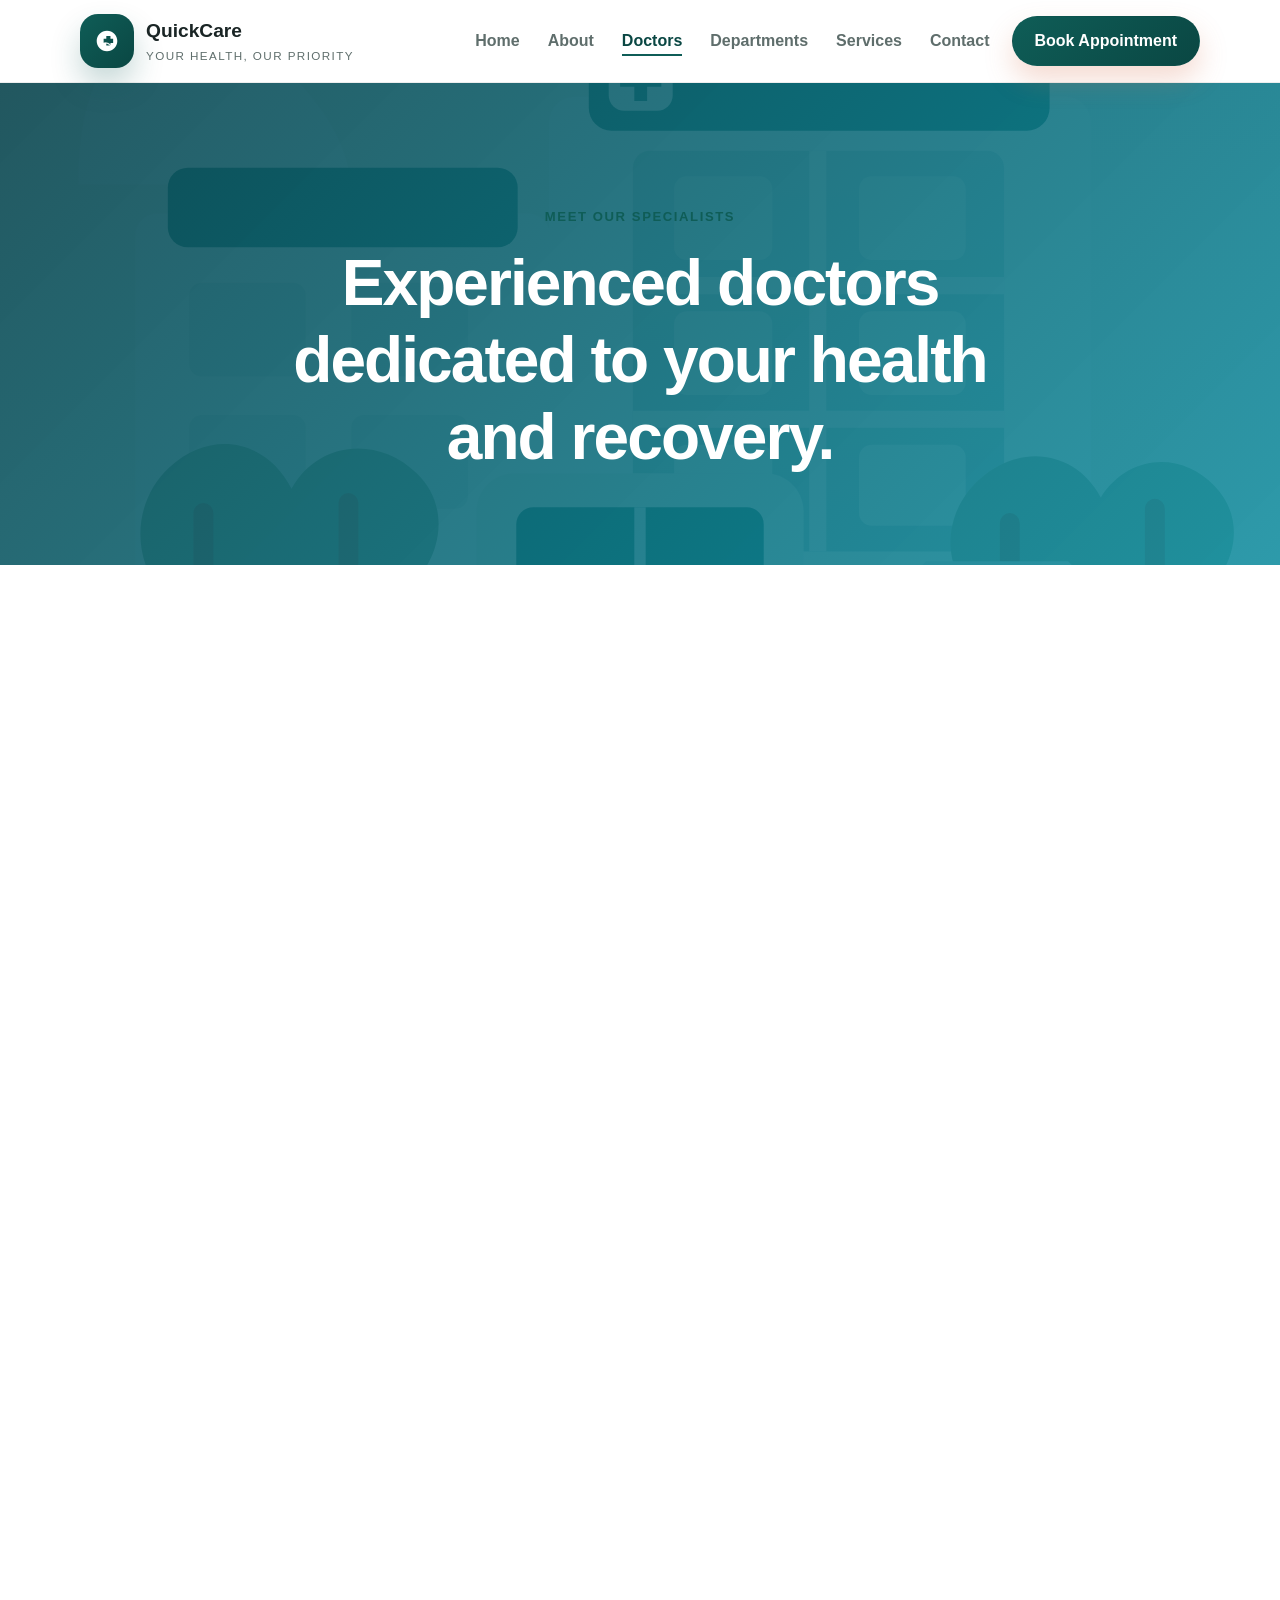
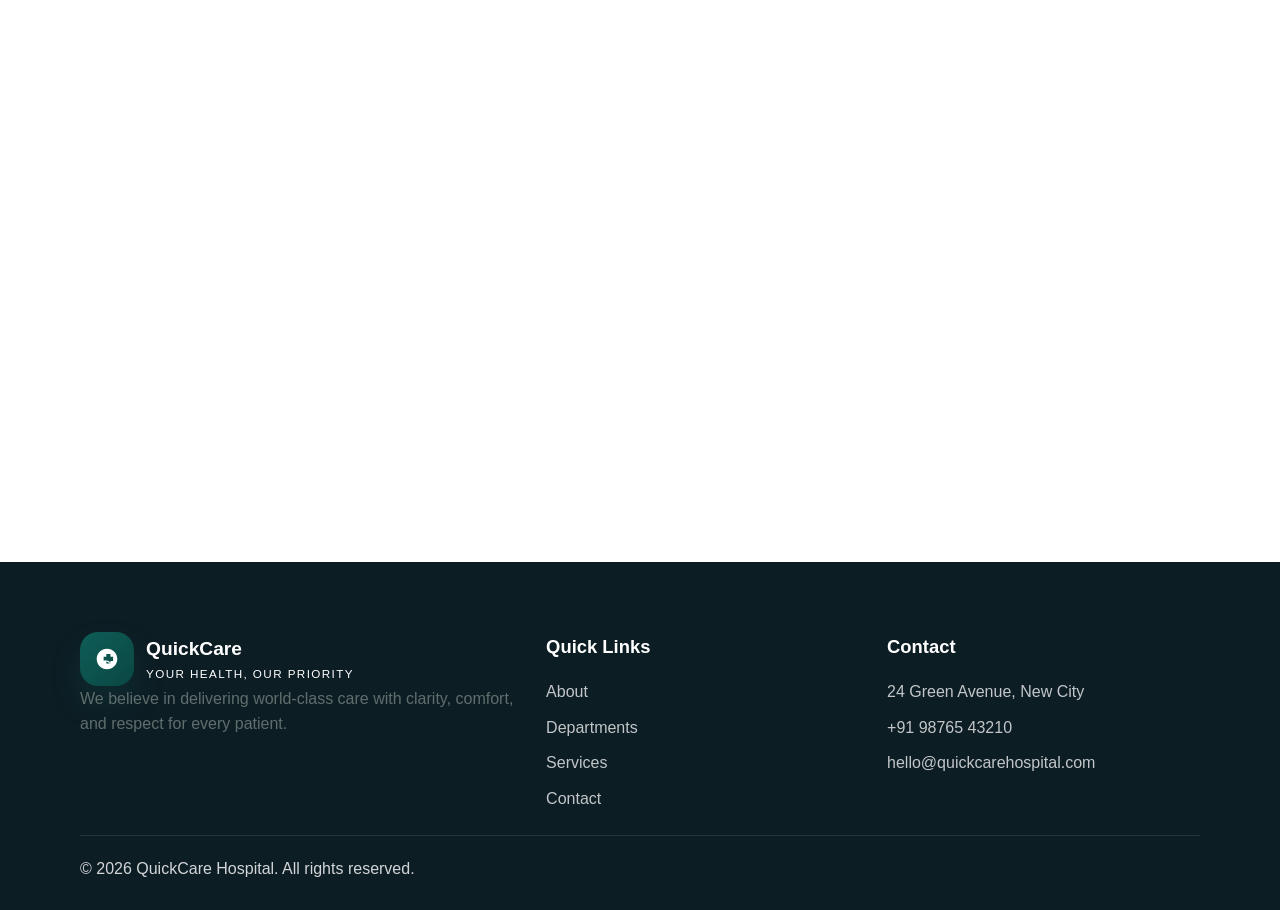
<file: doctors.html>
<!DOCTYPE html>
<html lang="en">
  <head>
    <meta charset="UTF-8" />
    <meta name="viewport" content="width=device-width, initial-scale=1.0" />
    <meta
      http-equiv="Content-Security-Policy"
      content="default-src 'self'; base-uri 'self'; object-src 'none'; form-action 'self'; script-src 'self'; style-src 'self' https://fonts.googleapis.com https://cdnjs.cloudflare.com; font-src 'self' https://fonts.gstatic.com https://cdnjs.cloudflare.com; img-src 'self' data:; frame-src https://www.google.com https://maps.google.com; connect-src 'self' https://fonts.googleapis.com https://fonts.gstatic.com https://cdnjs.cloudflare.com https://www.google.com https://maps.googleapis.com https://maps.gstatic.com"
    />
    <meta name="description" content="Meet the expert medical specialists at QuickCare Hospital." />
    <title>Doctors | QuickCare Hospital</title>
    <link rel="preconnect" href="https://fonts.googleapis.com" />
    <link rel="preconnect" href="https://fonts.gstatic.com" crossorigin />
    <link
      href="https://fonts.googleapis.com/css2?family=Inter:wght@400;500;600;700;800&family=Manrope:wght@600;700;800&display=swap"
      rel="stylesheet"
    />
    <link
      rel="stylesheet"
      href="https://cdnjs.cloudflare.com/ajax/libs/font-awesome/6.5.2/css/all.min.css"
      integrity="sha512-SnH5WK+bZxgPHs44uWIX+LLJAJ9/2PkPKZ5QiAj6Ta86w+fsb2TkcmfRyVX3pBnMFcV7oQPJkl9QevSCWr3W6A=="
      crossorigin="anonymous"
      referrerpolicy="no-referrer"
    />
    <link rel="stylesheet" href="css/style.css" />
  </head>
  <body>
    <header class="site-header">
      <div class="container nav-wrap">
        <a href="index.html" class="brand" aria-label="QuickCare Hospital home">
          <span class="brand-mark" aria-hidden="true">
            <svg viewBox="0 0 64 64" xmlns="http://www.w3.org/2000/svg">
              <path d="M32 10c-12.15 0-22 9.85-22 22s9.85 22 22 22 22-9.85 22-22S44.15 10 32 10Zm-7.2 17.1h5.7v-5.6h8.9v5.6h5.7v8.9h-5.7v5.6h-8.9v-5.6h-5.7v-8.9Z" fill="currentColor"/>
              <path d="M18 42.8c2.8-4.2 6.2-6.7 11.3-6.7 4.7 0 7.7 2.1 11.3 6.3" fill="none" stroke="rgba(255,255,255,0.88)" stroke-width="2.8" stroke-linecap="round" stroke-linejoin="round"/>
            </svg>
          </span>
          <div>
            <strong>QuickCare</strong>
            <small>Your Health, Our Priority</small>
          </div>
        </a>
        <button class="nav-toggle" aria-label="Toggle navigation" aria-expanded="false">
          <span></span>
          <span></span>
          <span></span>
        </button>
        <nav class="main-nav" aria-label="Main navigation">
          <ul class="nav-links">
            <li><a href="index.html">Home</a></li>
            <li><a href="about.html">About</a></li>
            <li><a href="doctors.html">Doctors</a></li>
            <li><a href="departments.html">Departments</a></li>
            <li><a href="services.html">Services</a></li>
            <li><a href="contact.html">Contact</a></li>
          </ul>
        </nav>
        <a href="contact.html" class="btn btn-primary nav-cta">Book Appointment</a>
      </div>
    </header>

    <main>
      <section class="page-banner">
        <div class="container banner-content">
          <span class="eyebrow">Meet Our Specialists</span>
          <h1>Experienced doctors dedicated to your health and recovery.</h1>
        </div>
      </section>

      <section class="section">
        <div class="container card-grid doctor-grid large-grid">
          <article class="doctor-card profile-card">
            <div class="doctor-photo-wrap">
              <img src="images/doctor1.jpg" alt="Dr. Aisha Mehta, Senior Cardiologist" />
            </div>
            <div class="doctor-content">
              <span class="doctor-badge">Cardiology</span>
              <h3>Dr. Aisha Mehta</h3>
              <p class="qualification"><span>Qualification:</span> MBBS, MD (Cardiology)</p>
              <p class="specialization"><span>Specialization:</span> Senior Cardiologist</p>
              <p class="experience"><span>Experience:</span> 18+ years</p>
              <p>Dr. Mehta specializes in preventive cardiology, heart rhythm disorders, and advanced cardiac recovery plans.</p>
              <a href="contact.html" class="btn btn-small btn-primary">Book Appointment</a>
            </div>
          </article>

          <article class="doctor-card profile-card">
            <div class="doctor-photo-wrap">
              <img src="images/doctor2.jpg" alt="Dr. Rohan Verma, Consultant Neurologist" />
            </div>
            <div class="doctor-content">
              <span class="doctor-badge">Neurology</span>
              <h3>Dr. Rohan Verma</h3>
              <p class="qualification"><span>Qualification:</span> MBBS, DM (Neurology)</p>
              <p class="specialization"><span>Specialization:</span> Consultant Neurologist</p>
              <p class="experience"><span>Experience:</span> 16+ years</p>
              <p>Dr. Verma treats complex neurological disorders with evidence-based care and personalized recovery planning.</p>
              <a href="contact.html" class="btn btn-small btn-primary">Book Appointment</a>
            </div>
          </article>

          <article class="doctor-card profile-card">
            <div class="doctor-photo-wrap">
              <img src="images/doctor3.jpg" alt="Dr. Sneha Kapoor, Pediatrician" />
            </div>
            <div class="doctor-content">
              <span class="doctor-badge">Pediatrics</span>
              <h3>Dr. Sneha Kapoor</h3>
              <p class="qualification"><span>Qualification:</span> MBBS, MD (Pediatrics)</p>
              <p class="specialization"><span>Specialization:</span> Pediatric Specialist</p>
              <p class="experience"><span>Experience:</span> 14+ years</p>
              <p>Dr. Kapoor focuses on child wellness, immunization guidance, and compassionate family-centered pediatric care.</p>
              <a href="contact.html" class="btn btn-small btn-primary">Book Appointment</a>
            </div>
          </article>

          <article class="doctor-card profile-card">
            <div class="doctor-photo-wrap">
              <img src="images/doctor4.jpg" alt="Dr. Gayathri, Orthopedic Surgeon" />
            </div>
            <div class="doctor-content">
              <span class="doctor-badge">Orthopedics</span>
              <h3>Dr. Gayathri</h3>
              <p class="qualification"><span>Qualification:</span> MBBS, MS (Orthopedics)</p>
              <p class="specialization"><span>Specialization:</span> Orthopedic Surgeon</p>
              <p class="experience"><span>Experience:</span> 15+ years</p>
              <p>Dr. Gayathri offers advanced joint and bone treatment, rehabilitation planning, and minimally invasive orthopedic care.</p>
              <a href="contact.html" class="btn btn-small btn-primary">Book Appointment</a>
            </div>
          </article>
        </div>
      </section>
    </main>

    <footer class="site-footer">
      <div class="container footer-grid">
        <div>
          <a href="index.html" class="brand footer-brand">
            <span class="brand-mark" aria-hidden="true">
              <svg viewBox="0 0 64 64" xmlns="http://www.w3.org/2000/svg">
                <path d="M32 10c-12.15 0-22 9.85-22 22s9.85 22 22 22 22-9.85 22-22S44.15 10 32 10Zm-7.2 17.1h5.7v-5.6h8.9v5.6h5.7v8.9h-5.7v5.6h-8.9v-5.6h-5.7v-8.9Z" fill="currentColor"/>
                <path d="M18 42.8c2.8-4.2 6.2-6.7 11.3-6.7 4.7 0 7.7 2.1 11.3 6.3" fill="none" stroke="rgba(255,255,255,0.88)" stroke-width="2.8" stroke-linecap="round" stroke-linejoin="round"/>
              </svg>
            </span>
            <div>
              <strong>QuickCare</strong>
              <small>Your Health, Our Priority</small>
            </div>
          </a>
          <p>We believe in delivering world-class care with clarity, comfort, and respect for every patient.</p>
        </div>
        <div>
          <h3>Quick Links</h3>
          <ul>
            <li><a href="about.html">About</a></li>
            <li><a href="departments.html">Departments</a></li>
            <li><a href="services.html">Services</a></li>
            <li><a href="contact.html">Contact</a></li>
          </ul>
        </div>
        <div>
          <h3>Contact</h3>
          <ul>
            <li>24 Green Avenue, New City</li>
            <li>+91 98765 43210</li>
            <li>hello@quickcarehospital.com</li>
          </ul>
        </div>
      </div>
      <div class="container footer-bottom">
        <p>© <span id="year"></span> QuickCare Hospital. All rights reserved.</p>
      </div>
    </footer>

    <button class="back-to-top" aria-label="Back to top">
      <i class="fa-solid fa-arrow-up"></i>
    </button>

    <script src="js/script.js"></script>
  </body>
</html>
</file>
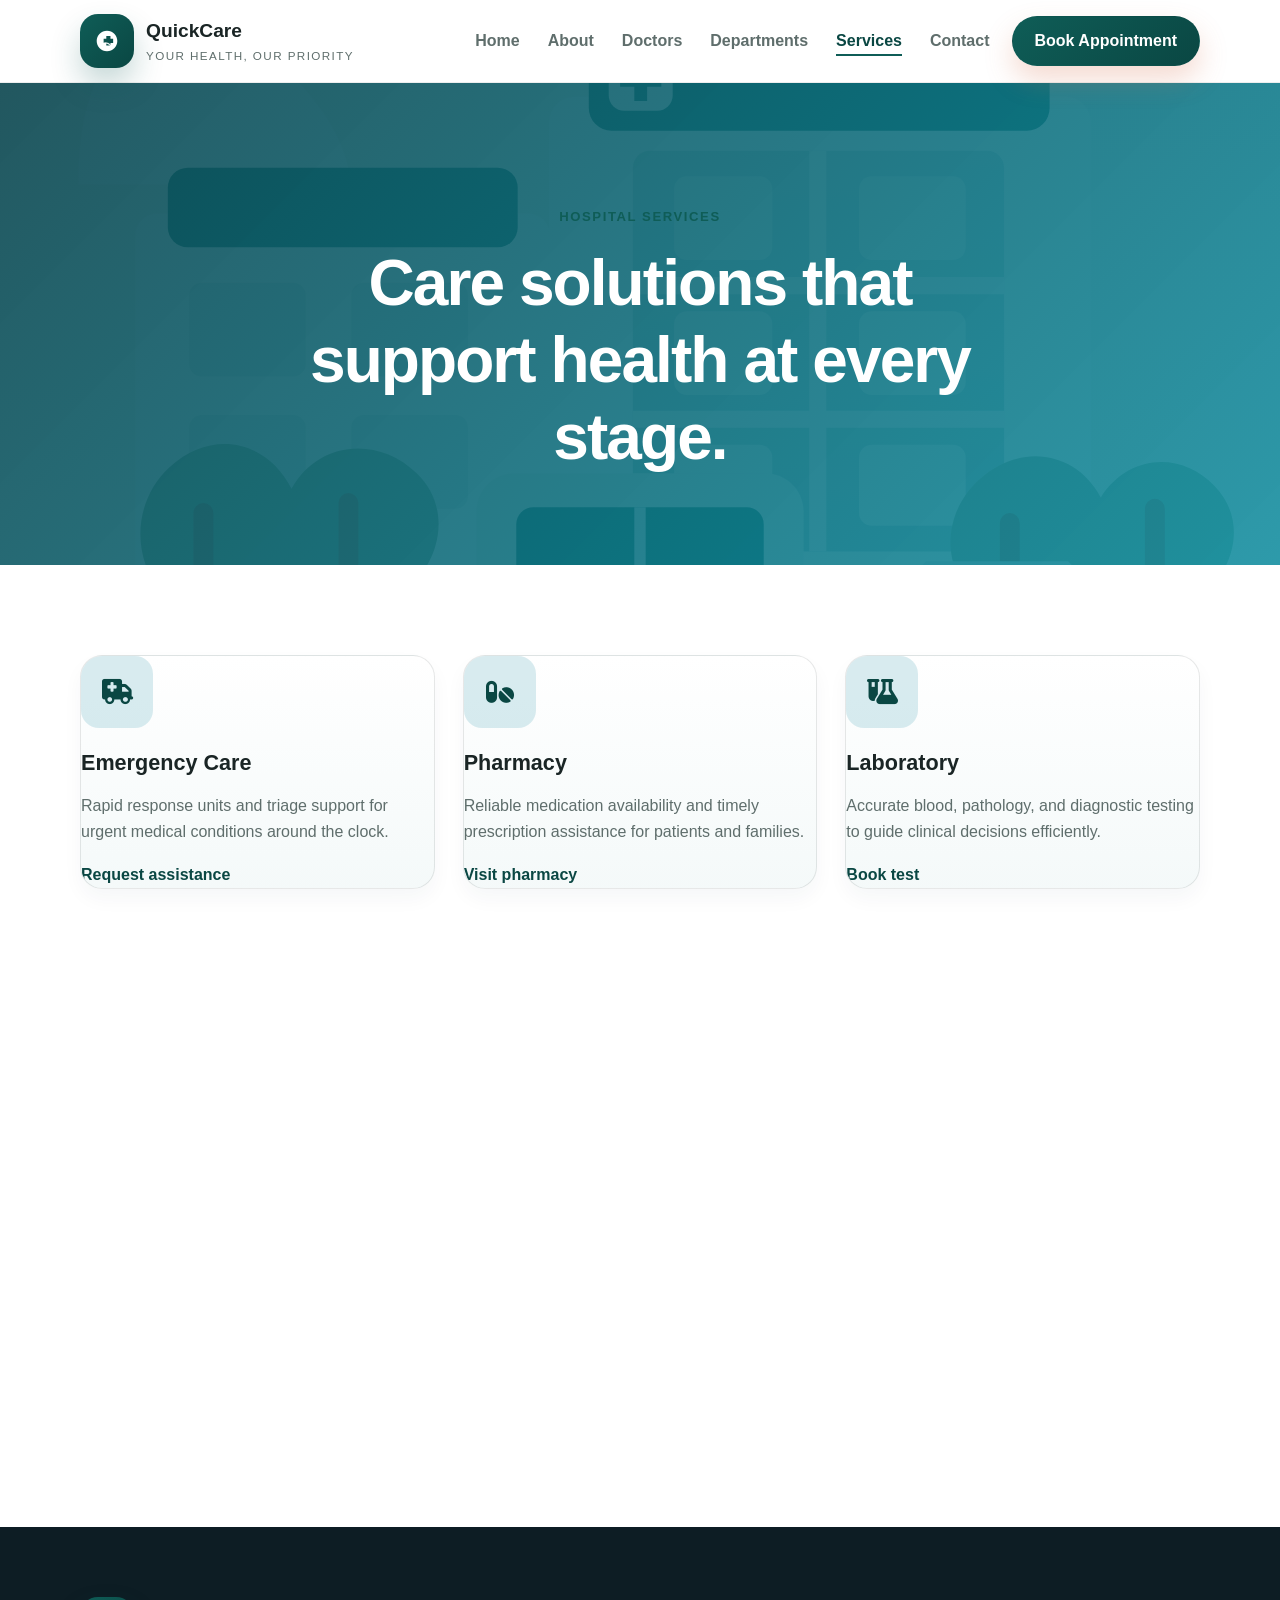
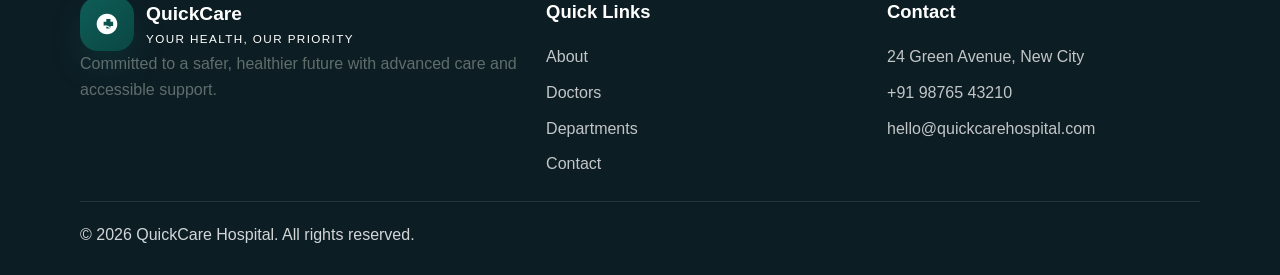
<file: services.html>
<!DOCTYPE html>
<html lang="en">
  <head>
    <meta charset="UTF-8" />
    <meta name="viewport" content="width=device-width, initial-scale=1.0" />
    <meta
      http-equiv="Content-Security-Policy"
      content="default-src 'self'; base-uri 'self'; object-src 'none'; form-action 'self'; script-src 'self'; style-src 'self' https://fonts.googleapis.com https://cdnjs.cloudflare.com; font-src 'self' https://fonts.gstatic.com https://cdnjs.cloudflare.com; img-src 'self' data:; frame-src https://www.google.com https://maps.google.com; connect-src 'self' https://fonts.googleapis.com https://fonts.gstatic.com https://cdnjs.cloudflare.com https://www.google.com https://maps.googleapis.com https://maps.gstatic.com"
    />
    <meta name="description" content="Discover healthcare services and facilities available at QuickCare Hospital." />
    <title>Services | QuickCare Hospital</title>
    <link rel="preconnect" href="https://fonts.googleapis.com" />
    <link rel="preconnect" href="https://fonts.gstatic.com" crossorigin />
    <link
      href="https://fonts.googleapis.com/css2?family=Inter:wght@400;500;600;700;800&family=Manrope:wght@600;700;800&display=swap"
      rel="stylesheet"
    />
    <link
      rel="stylesheet"
      href="https://cdnjs.cloudflare.com/ajax/libs/font-awesome/6.5.2/css/all.min.css"
      integrity="sha512-SnH5WK+bZxgPHs44uWIX+LLJAJ9/2PkPKZ5QiAj6Ta86w+fsb2TkcmfRyVX3pBnMFcV7oQPJkl9QevSCWr3W6A=="
      crossorigin="anonymous"
      referrerpolicy="no-referrer"
    />
    <link rel="stylesheet" href="css/style.css" />
  </head>
  <body>
    <header class="site-header">
      <div class="container nav-wrap">
        <a href="index.html" class="brand" aria-label="QuickCare Hospital home">
          <span class="brand-mark" aria-hidden="true">
            <svg viewBox="0 0 64 64" xmlns="http://www.w3.org/2000/svg">
              <path d="M32 10c-12.15 0-22 9.85-22 22s9.85 22 22 22 22-9.85 22-22S44.15 10 32 10Zm-7.2 17.1h5.7v-5.6h8.9v5.6h5.7v8.9h-5.7v5.6h-8.9v-5.6h-5.7v-8.9Z" fill="currentColor"/>
              <path d="M18 42.8c2.8-4.2 6.2-6.7 11.3-6.7 4.7 0 7.7 2.1 11.3 6.3" fill="none" stroke="rgba(255,255,255,0.88)" stroke-width="2.8" stroke-linecap="round" stroke-linejoin="round"/>
            </svg>
          </span>
          <div>
            <strong>QuickCare</strong>
            <small>Your Health, Our Priority</small>
          </div>
        </a>
        <button class="nav-toggle" aria-label="Toggle navigation" aria-expanded="false">
          <span></span>
          <span></span>
          <span></span>
        </button>
        <nav class="main-nav" aria-label="Main navigation">
          <ul class="nav-links">
            <li><a href="index.html">Home</a></li>
            <li><a href="about.html">About</a></li>
            <li><a href="doctors.html">Doctors</a></li>
            <li><a href="departments.html">Departments</a></li>
            <li><a href="services.html">Services</a></li>
            <li><a href="contact.html">Contact</a></li>
          </ul>
        </nav>
        <a href="contact.html" class="btn btn-primary nav-cta">Book Appointment</a>
      </div>
    </header>

    <main>
      <section class="page-banner">
        <div class="container banner-content">
          <span class="eyebrow">Hospital Services</span>
          <h1>Care solutions that support health at every stage.</h1>
        </div>
      </section>

      <section class="section">
        <div class="container card-grid service-page-grid">
          <article class="info-card service-card">
            <div class="icon-wrap"><i class="fa-solid fa-truck-medical"></i></div>
            <h3>Emergency Care</h3>
            <p>Rapid response units and triage support for urgent medical conditions around the clock.</p>
            <a href="contact.html" class="text-link">Request assistance</a>
          </article>

          <article class="info-card service-card">
            <div class="icon-wrap"><i class="fa-solid fa-pills"></i></div>
            <h3>Pharmacy</h3>
            <p>Reliable medication availability and timely prescription assistance for patients and families.</p>
            <a href="contact.html" class="text-link">Visit pharmacy</a>
          </article>

          <article class="info-card service-card">
            <div class="icon-wrap"><i class="fa-solid fa-flask-vial"></i></div>
            <h3>Laboratory</h3>
            <p>Accurate blood, pathology, and diagnostic testing to guide clinical decisions efficiently.</p>
            <a href="contact.html" class="text-link">Book test</a>
          </article>

          <article class="info-card service-card">
            <div class="icon-wrap"><i class="fa-solid fa-bed-pulse"></i></div>
            <h3>ICU</h3>
            <p>Critical care support with continuous monitoring and skilled specialist attention.</p>
            <a href="contact.html" class="text-link">Speak to team</a>
          </article>

          <article class="info-card service-card">
            <div class="icon-wrap"><i class="fa-solid fa-ambulance"></i></div>
            <h3>Ambulance</h3>
            <p>Safe and equipped patient transport for emergencies and non-emergency medical transfers.</p>
            <a href="contact.html" class="text-link">Call support</a>
          </article>

          <article class="info-card service-card">
            <div class="icon-wrap"><i class="fa-solid fa-magnifying-glass"></i></div>
            <h3>Diagnostics</h3>
            <p>Advanced imaging and assessment tools to help detect, monitor, and treat conditions accurately.</p>
            <a href="contact.html" class="text-link">Schedule scan</a>
          </article>

          <article class="info-card service-card">
            <div class="icon-wrap"><i class="fa-solid fa-heart-circle-check"></i></div>
            <h3>Health Checkups</h3>
            <p>Preventive health plans tailored to age, lifestyle, and family medical history.</p>
            <a href="contact.html" class="text-link">Book screening</a>
          </article>

          <article class="info-card service-card">
            <div class="icon-wrap"><i class="fa-solid fa-scissors"></i></div>
            <h3>Operation Theatre</h3>
            <p>Modern surgical facilities designed for precision, sterilization, and patient safety.</p>
            <a href="contact.html" class="text-link">Consult surgeon</a>
          </article>
        </div>
      </section>
    </main>

    <footer class="site-footer">
      <div class="container footer-grid">
        <div>
          <a href="index.html" class="brand footer-brand">
            <span class="brand-mark" aria-hidden="true">
              <svg viewBox="0 0 64 64" xmlns="http://www.w3.org/2000/svg">
                <path d="M32 10c-12.15 0-22 9.85-22 22s9.85 22 22 22 22-9.85 22-22S44.15 10 32 10Zm-7.2 17.1h5.7v-5.6h8.9v5.6h5.7v8.9h-5.7v5.6h-8.9v-5.6h-5.7v-8.9Z" fill="currentColor"/>
                <path d="M18 42.8c2.8-4.2 6.2-6.7 11.3-6.7 4.7 0 7.7 2.1 11.3 6.3" fill="none" stroke="rgba(255,255,255,0.88)" stroke-width="2.8" stroke-linecap="round" stroke-linejoin="round"/>
              </svg>
            </span>
            <div>
              <strong>QuickCare</strong>
              <small>Your Health, Our Priority</small>
            </div>
          </a>
          <p>Committed to a safer, healthier future with advanced care and accessible support.</p>
        </div>
        <div>
          <h3>Quick Links</h3>
          <ul>
            <li><a href="about.html">About</a></li>
            <li><a href="doctors.html">Doctors</a></li>
            <li><a href="departments.html">Departments</a></li>
            <li><a href="contact.html">Contact</a></li>
          </ul>
        </div>
        <div>
          <h3>Contact</h3>
          <ul>
            <li>24 Green Avenue, New City</li>
            <li>+91 98765 43210</li>
            <li>hello@quickcarehospital.com</li>
          </ul>
        </div>
      </div>
      <div class="container footer-bottom">
        <p>© <span id="year"></span> QuickCare Hospital. All rights reserved.</p>
      </div>
    </footer>

    <button class="back-to-top" aria-label="Back to top">
      <i class="fa-solid fa-arrow-up"></i>
    </button>

    <script src="js/script.js"></script>
  </body>
</html>
</file>
<file: css/style.css>
:root {
  --primary: #0f5d57;
  --primary-dark: #0a4743;
  --secondary: #f2f6f5;
  --accent: #d9b26a;
  --accent-soft: #f9f1e3;
  --dark: #1a2525;
  --text: #1f2a2a;
  --muted: #5f6e6c;
  --border: rgba(26, 37, 37, 0.1);
  --bg: #fbfcfb;
  --white: #ffffff;
  --shadow: 0 22px 50px rgba(15, 93, 87, 0.12);
  --radius: 20px;
}

* {
  box-sizing: border-box;
  margin: 0;
  padding: 0;
}

html {
  scroll-behavior: smooth;
}

body {
  font-family: "Inter", sans-serif;
  color: var(--text);
  background: var(--white);
  line-height: 1.6;
}

a {
  color: inherit;
  text-decoration: none;
}

img {
  max-width: 100%;
  display: block;
}

button,
input,
select,
textarea {
  font: inherit;
}

.container {
  width: min(1120px, calc(100% - 32px));
  margin: 0 auto;
}

.section {
  padding: 90px 0;
}

.alt-bg {
  background: var(--secondary);
}

.eyebrow {
  display: inline-block;
  margin-bottom: 18px;
  font-size: 0.82rem;
  letter-spacing: 0.12em;
  text-transform: uppercase;
  font-weight: 700;
  color: var(--primary);
}

.eyebrow.light {
  color: rgba(255, 255, 255, 0.8);
}

.section-heading {
  max-width: 620px;
  margin-bottom: 34px;
}

.section-heading h2,
.hero-content h1,
.banner-content h1,
.story-content h2,
.feature-copy h2,
.cta-inner h2 {
  font-family: "Manrope", sans-serif;
  line-height: 1.2;
  letter-spacing: -0.03em;
}

.section-heading h2,
.story-content h2,
.feature-copy h2 {
  font-size: clamp(2rem, 3vw, 3rem);
  color: var(--dark);
}

.reveal {
  opacity: 0;
  transform: translateY(28px) scale(0.98);
  transition: opacity 0.7s ease, transform 0.7s ease;
}

.reveal-delay-1 { transition-delay: 80ms; }
.reveal-delay-2 { transition-delay: 160ms; }
.reveal-delay-3 { transition-delay: 240ms; }
.reveal-delay-4 { transition-delay: 320ms; }
.reveal-delay-5 { transition-delay: 400ms; }

.reveal.visible {
  opacity: 1;
  transform: translateY(0) scale(1);
}

.site-header {
  position: sticky;
  top: 0;
  z-index: 30;
  background: rgba(255, 255, 255, 0.92);
  backdrop-filter: blur(12px);
  border-bottom: 1px solid rgba(26, 37, 37, 0.08);
}

.nav-wrap {
  display: flex;
  align-items: center;
  justify-content: space-between;
  min-height: 82px;
  gap: 22px;
}

.brand {
  display: inline-flex;
  align-items: center;
  gap: 12px;
}

.brand strong,
.brand small {
  display: block;
}

.brand strong {
  font-size: 1.2rem;
  color: var(--dark);
}

.brand small {
  font-size: 0.73rem;
  color: var(--muted);
  letter-spacing: 0.12em;
  text-transform: uppercase;
}

@keyframes heartPulse {
  0% {
    transform: scale(1);
    box-shadow: 0 16px 30px rgba(15, 93, 87, 0.24);
  }
  18% {
    transform: scale(1.12);
    box-shadow: 0 18px 38px rgba(15, 93, 87, 0.32);
  }
  35% {
    transform: scale(0.98);
    box-shadow: 0 14px 25px rgba(15, 93, 87, 0.22);
  }
  100% {
    transform: scale(1);
    box-shadow: 0 16px 30px rgba(15, 93, 87, 0.24);
  }
}

.brand-mark {
  display: inline-flex;
  align-items: center;
  justify-content: center;
  width: 54px;
  height: 54px;
  border-radius: 18px;
  background: linear-gradient(135deg, var(--primary) 0%, var(--primary-dark) 100%);
  color: var(--white);
  box-shadow: 0 16px 30px rgba(15, 93, 87, 0.24);
  animation: heartPulse 1.8s ease-in-out 0.3s 1;
}

.brand-mark svg {
  width: 30px;
  height: 30px;
  display: block;
  transform-origin: center;
  animation: heartPulse 1.8s ease-in-out 0.3s 1;
}

.main-nav {
  margin-left: auto;
}

.nav-links {
  display: flex;
  align-items: center;
  gap: 28px;
  list-style: none;
}

.nav-links a {
  position: relative;
  color: var(--muted);
  font-weight: 600;
  transition: color 0.25s ease;
}

.nav-links a::after {
  content: "";
  position: absolute;
  left: 0;
  bottom: -7px;
  width: 0;
  height: 2px;
  background: var(--primary);
  transition: width 0.25s ease;
}

.nav-links a:hover,
.nav-links a.active {
  color: var(--primary-dark);
}

.nav-links a:hover::after,
.nav-links a.active::after {
  width: 100%;
}

.nav-toggle {
  display: none;
  flex-direction: column;
  justify-content: center;
  gap: 5px;
  width: 46px;
  height: 46px;
  background: var(--secondary);
  border: 1px solid var(--border);
  border-radius: 12px;
  cursor: pointer;
}

.nav-toggle span {
  display: block;
  width: 22px;
  height: 2px;
  margin: 0 auto;
  background: var(--dark);
  border-radius: 30px;
}

.btn {
  display: inline-flex;
  align-items: center;
  justify-content: center;
  min-height: 50px;
  padding: 0 22px;
  border-radius: 999px;
  border: 1px solid transparent;
  font-weight: 700;
  transition: transform 0.2s ease, box-shadow 0.2s ease, background 0.2s ease;
  cursor: pointer;
}

.btn:hover {
  transform: translateY(-2px);
}

.btn-primary {
  color: var(--white);
  background: linear-gradient(135deg, var(--primary), var(--primary-dark));
  box-shadow: 0 14px 28px rgba(216, 112, 74, 0.25);
}

.btn-secondary {
  background: transparent;
  border-color: rgba(18, 59, 70, 0.14);
  color: var(--dark);
}

.btn-light {
  background: var(--white);
  color: var(--primary-dark);
}

.btn-small {
  min-height: 42px;
  padding: 0 16px;
  font-size: 0.92rem;
}

.nav-cta {
  white-space: nowrap;
}

.hero-section {
  background:
    linear-gradient(135deg, rgba(255, 246, 240, 0.95), rgba(255, 240, 225, 0.85)),
    radial-gradient(circle at top right, rgba(216, 112, 74, 0.14), transparent 30%);
  padding: 82px 0 50px;
}

.hero-grid {
  display: grid;
  grid-template-columns: 1.05fr 0.95fr;
  align-items: center;
  gap: 48px;
}

.hero-content h1 {
  font-size: clamp(2.6rem, 4vw, 4.5rem);
  color: var(--dark);
  max-width: 560px;
}

.hero-content p {
  margin-top: 18px;
  max-width: 560px;
  color: var(--muted);
  font-size: 1.06rem;
}

.hero-actions {
  display: flex;
  flex-wrap: wrap;
  gap: 18px;
  margin-top: 28px;
}

.emergency-box {
  display: inline-flex;
  align-items: center;
  gap: 14px;
  margin-top: 28px;
  padding: 16px 18px;
  background: var(--white);
  border: 1px solid var(--border);
  border-radius: 16px;
  box-shadow: var(--shadow);
}

.emergency-box i {
  display: inline-flex;
  align-items: center;
  justify-content: center;
  width: 44px;
  height: 44px;
  border-radius: 14px;
  color: var(--white);
  background: linear-gradient(135deg, #f7ae35, #d98227);
}

.emergency-box span,
.emergency-box strong {
  display: block;
}

.emergency-box span {
  font-size: 0.78rem;
  color: var(--muted);
  text-transform: uppercase;
  letter-spacing: 0.08em;
}

.hero-visual .image-card {
  position: relative;
  padding: 16px;
  border-radius: 30px;
  background: linear-gradient(135deg, rgba(13, 140, 160, 0.1), rgba(255, 255, 255, 0.65));
  box-shadow: var(--shadow);
  overflow: hidden;
}

.hero-visual .image-card img {
  width: 100%;
  min-height: 520px;
  object-fit: cover;
  border-radius: 24px;
  display: block;
}

.service-image img {
  width: 100%;
  height: 100%;
  object-fit: cover;
  border-radius: 18px;
  display: block;
}

.floating-badge {
  position: absolute;
  display: flex;
  align-items: center;
  gap: 12px;
  padding: 12px 16px;
  border-radius: 16px;
  background: rgba(255, 255, 255, 0.9);
  border: 1px solid rgba(21, 48, 53, 0.08);
  box-shadow: 0 14px 26px rgba(12, 44, 48, 0.08);
  backdrop-filter: blur(12px);
}

.floating-badge strong,
.floating-badge small {
  display: block;
}

.floating-badge strong {
  font-size: 0.92rem;
  color: var(--dark);
}

.floating-badge small {
  font-size: 0.72rem;
  color: var(--muted);
}

.badge-one {
  left: 24px;
  bottom: 28px;
}

.badge-two {
  right: 20px;
  top: 24px;
}

.badge-icon {
  display: inline-flex;
  align-items: center;
  justify-content: center;
  width: 42px;
  height: 42px;
  border-radius: 12px;
  background: rgba(15, 93, 87, 0.08);
  color: var(--primary-dark);
}

.stats-section {
  padding: 12px 0 0;
}

.stats-grid {
  display: grid;
  grid-template-columns: repeat(4, minmax(0, 1fr));
  gap: 22px;
}

.stat-card {
  display: flex;
  flex-direction: column;
  align-items: center;
  justify-content: center;
  min-height: 160px;
  padding: 28px 20px;
  background: linear-gradient(180deg, #ffffff, #f2f9fb);
  border: 1px solid var(--border);
  border-radius: 20px;
  box-shadow: 0 10px 20px rgba(18, 59, 70, 0.05);
}

.stat-value {
  font-family: "Manrope", sans-serif;
  font-size: clamp(1.8rem, 2vw, 2.5rem);
  font-weight: 800;
  color: var(--dark);
}

.stat-label {
  margin-top: 8px;
  color: var(--muted);
  font-weight: 600;
  text-align: center;
}

.card-grid {
  display: grid;
  grid-template-columns: repeat(4, minmax(0, 1fr));
  gap: 28px;
}

.info-card,
.dept-card,
.doctor-card,
.feature-box {
  background: var(--white);
  border: 1px solid var(--border);
  border-radius: 22px;
  box-shadow: 0 10px 20px rgba(18, 59, 70, 0.04);
}

.info-card,
.dept-card {
  padding: 30px 24px;
}

.service-card {
  overflow: hidden;
  padding: 0;
  background: linear-gradient(180deg, rgba(255, 255, 255, 0.96), rgba(244, 249, 249, 0.96));
}

.service-image {
  height: 170px;
  padding: 16px 16px 0;
  background: linear-gradient(180deg, rgba(145, 198, 209, 0.18), rgba(145, 198, 209, 0.06));
}

.service-image .motion-media {
  min-height: 170px;
  border-radius: 18px;
}

.service-body {
  padding: 22px 22px 28px;
}

.dept-card {
  display: flex;
  flex-direction: column;
  justify-content: flex-start;
  min-height: 250px;
  background: rgba(255, 255, 255, 0.7);
  border: 1px solid rgba(17, 41, 48, 0.08);
  overflow: hidden;
}

.dept-card-image {
  padding: 0;
  transition: transform 0.25s ease, box-shadow 0.25s ease;
  box-shadow: 0 12px 24px rgba(18, 59, 70, 0.08);
}

.dept-card-image:hover {
  transform: translateY(-6px);
  box-shadow: 0 24px 44px rgba(15, 93, 87, 0.13);
}

.dept-image-wrap {
  position: relative;
  height: 165px;
  overflow: hidden;
  background: #dfeff1;
}

.dept-image-wrap::after {
  content: "";
  position: absolute;
  inset: 0;
  background: linear-gradient(180deg, rgba(8, 32, 38, 0.04), rgba(8, 32, 38, 0.18));
}

.dept-image-wrap img {
  width: 100%;
  height: 100%;
  object-fit: cover;
  display: block;
  transition: transform 0.4s ease;
}

.dept-card-image:hover .dept-image-wrap img {
  transform: scale(1.06);
}

.dept-copy {
  padding: 22px 22px 24px;
}

.dept-copy h3 {
  margin-bottom: 10px;
  font-size: 1.8rem;
  line-height: 1.2;
}

.dept-copy p {
  margin: 0;
  line-height: 1.65;
}

.icon-wrap {
  display: inline-flex;
  align-items: center;
  justify-content: center;
  width: 72px;
  height: 72px;
  border-radius: 18px;
  background: rgba(145, 198, 209, 0.35);
  color: var(--primary-dark);
  font-size: 1.55rem;
  margin-bottom: 18px;
}

.info-card h3,
.dept-card h3,
.doctor-content h3,
.feature-box h3,
.contact-item h3,
.form-panel h2 {
  font-family: "Manrope", sans-serif;
  color: var(--dark);
}

.info-card h3,
.dept-card h3,
.doctor-content h3,
.feature-box h3 {
  font-size: 1.35rem;
  margin-bottom: 12px;
}

.info-card p,
.dept-card p,
.doctor-content p,
.feature-copy p,
.contact-item p,
.story-content p,
.footer-grid p,
.footer-grid li,
.form-panel label {
  color: var(--muted);
}

.doctor-grid,
.service-page-grid,
.dept-grid {
  grid-template-columns: repeat(3, minmax(0, 1fr));
}

.doctor-card {
  overflow: hidden;
}

.doctor-photo-wrap {
  position: relative;
  background: linear-gradient(135deg, rgba(13, 140, 160, 0.08), rgba(22, 92, 90, 0.14));
}

.doctor-card img {
  width: 100%;
  height: 290px;
  object-fit: cover;
  display: block;
  filter: saturate(0.9) contrast(1.05);
}

.doctor-content {
  padding: 24px 22px 26px;
}

.doctor-badge {
  display: inline-block;
  padding: 7px 12px;
  border-radius: 999px;
  background: rgba(13, 140, 160, 0.12);
  color: var(--primary-dark);
  font-size: 0.72rem;
  font-weight: 800;
  letter-spacing: 0.08em;
  text-transform: uppercase;
  margin-bottom: 12px;
}

.role,
.meta,
.qualification span,
.specialization span,
.experience span {
  display: inline;
  color: var(--primary-dark);
  font-weight: 700;
}

.doctor-content p {
  margin-top: 10px;
  color: var(--muted);
}

.doctor-content .btn {
  margin-top: 18px;
}

.profile-card .qualification,
.profile-card .specialization,
.profile-card .experience {
  line-height: 1.7;
}

.feature-grid {
  display: grid;
  grid-template-columns: repeat(2, minmax(0, 1fr));
  gap: 20px;
  width: min(100%, 550px);
}

.feature-box {
  display: flex;
  flex-direction: column;
  justify-content: center;
  min-height: 180px;
  padding: 24px 20px;
}

.feature-box i {
  font-size: 2rem;
  color: var(--primary);
  margin-bottom: 16px;
}

.features-layout {
  display: grid;
  grid-template-columns: 1.1fr 0.9fr;
  align-items: center;
  gap: 38px;
}

.check-list {
  list-style: none;
  margin-top: 22px;
}

.check-list li {
  position: relative;
  padding-left: 32px;
  margin-bottom: 16px;
  color: var(--text);
  font-weight: 600;
}

.check-list li::before {
  content: "\f00c";
  font-family: "Font Awesome 6 Free";
  font-weight: 900;
  position: absolute;
  left: 0;
  top: 2px;
  color: var(--primary);
}

.cta-strip {
  padding: 30px 0;
  background: linear-gradient(135deg, var(--primary), var(--primary-dark));
}

.cta-inner {
  display: flex;
  align-items: center;
  justify-content: space-between;
  gap: 24px;
}

.cta-inner h2 {
  color: var(--white);
  font-size: clamp(1.8rem, 2vw, 2.6rem);
}

.faq-list {
  max-width: 820px;
}

.faq-item {
  overflow: hidden;
  border: 1px solid var(--border);
  border-radius: 18px;
  background: var(--white);
  margin-bottom: 18px;
}

.faq-question {
  display: flex;
  align-items: center;
  justify-content: space-between;
  width: 100%;
  padding: 22px 24px;
  background: transparent;
  border: none;
  color: var(--dark);
  font-size: 1.05rem;
  font-weight: 700;
  text-align: left;
  cursor: pointer;
}

.faq-answer {
  display: none;
  padding: 0 24px 22px;
  color: var(--muted);
}

.faq-item.active .faq-answer {
  display: block;
}

.faq-item.active .faq-icon {
  transform: rotate(45deg);
}

.faq-icon {
  display: inline-flex;
  align-items: center;
  justify-content: center;
  width: 28px;
  height: 28px;
  border-radius: 50%;
  background: var(--secondary);
  color: var(--dark);
  transition: transform 0.25s ease;
}

.page-banner {
  background: linear-gradient(135deg, rgba(12, 70, 80, 0.9), rgba(13, 140, 160, 0.86)),
    url("../images/modern-hospital-exterior.svg") center/cover no-repeat;
  padding: 120px 0 90px;
}

.banner-content {
  text-align: center;
}

.banner-content h1 {
  color: var(--white);
  font-size: clamp(2.5rem, 5vw, 4rem);
  max-width: 760px;
  margin: 0 auto;
}

.story-layout,
.why-choose-columns,
.contact-layout {
  display: grid;
  grid-template-columns: 1fr 1fr;
  gap: 42px;
  align-items: center;
}

.story-image img {
  width: 100%;
  min-height: 480px;
  object-fit: cover;
  border-radius: 28px;
  box-shadow: var(--shadow);
}

.form-panel,
.contact-info {
  min-width: 0;
  background: var(--white);
  border: 1px solid var(--border);
  border-radius: 26px;
  box-shadow: var(--shadow);
  padding: 28px;
}

.contact-item {
  display: flex;
  gap: 16px;
  align-items: flex-start;
  padding: 18px 0;
  border-bottom: 1px solid rgba(18, 59, 70, 0.08);
}

.contact-item:last-of-type {
  border-bottom: none;
}

.contact-item p {
  overflow-wrap: anywhere;
}

.form-panel h2 {
  font-size: clamp(1.8rem, 2vw, 2.4rem);
  margin-bottom: 18px;
}

#appointmentForm {
  display: grid;
  gap: 18px;
}

.form-row {
  display: grid;
  gap: 16px;
}

.form-row-two {
  grid-template-columns: repeat(2, minmax(0, 1fr));
}

label {
  display: grid;
  gap: 8px;
  color: var(--dark);
  font-weight: 600;
}

input,
select,
textarea {
  width: 100%;
  min-height: 52px;
  padding: 0 16px;
  border: 1px solid rgba(18, 59, 70, 0.14);
  border-radius: 14px;
  background: var(--white);
  color: var(--text);
  transition: border-color 0.2s ease, box-shadow 0.2s ease;
}

textarea {
  min-height: 120px;
  resize: vertical;
  padding-top: 14px;
}

input:focus,
select:focus,
textarea:focus {
  outline: none;
  border-color: rgba(13, 140, 160, 0.7);
  box-shadow: 0 0 0 4px rgba(13, 140, 160, 0.12);
}

.form-message {
  display: none;
  margin-top: 16px;
  padding: 14px 16px;
  border-radius: 12px;
  font-weight: 600;
}

.form-message.success {
  display: block;
  background: rgba(102, 188, 117, 0.12);
  color: #166534;
}

.form-message.error {
  display: block;
  background: rgba(239, 68, 68, 0.1);
  color: #991b1b;
}

.map-wrap {
  max-width: 1100px;
}

.map-wrap iframe {
  width: 100%;
  min-height: 420px;
  border: 0;
  border-radius: 22px;
  box-shadow: var(--shadow);
}

.footer-grid {
  display: grid;
  grid-template-columns: 1.4fr 1fr 1fr;
  gap: 28px;
  padding: 70px 0 24px;
}

.site-footer {
  background: #0d1d24;
  color: rgba(255, 255, 255, 0.82);
}

.footer-brand strong,
.footer-brand small {
  color: var(--white);
}

.footer-grid h3 {
  color: var(--white);
  margin-bottom: 18px;
  font-size: 1.15rem;
}

.footer-grid ul {
  list-style: none;
  display: grid;
  gap: 10px;
}

.footer-grid li,
.footer-grid a {
  color: rgba(255, 255, 255, 0.75);
}

.footer-bottom {
  padding: 20px 0 28px;
  border-top: 1px solid rgba(255, 255, 255, 0.1);
}

.back-to-top {
  position: fixed;
  right: 24px;
  bottom: 24px;
  display: inline-flex;
  align-items: center;
  justify-content: center;
  width: 52px;
  height: 52px;
  border: none;
  border-radius: 999px;
  background: linear-gradient(135deg, var(--primary), var(--primary-dark));
  color: var(--white);
  box-shadow: var(--shadow);
  cursor: pointer;
  opacity: 0;
  visibility: hidden;
  transform: translateY(14px);
  transition: all 0.25s ease;
}

.back-to-top.visible {
  opacity: 1;
  visibility: visible;
  transform: translateY(0);
}

.text-link {
  display: inline-block;
  margin-top: 18px;
  color: var(--primary-dark);
  font-weight: 700;
}

.department-card
{
  min-height: 100%;
}

@media (max-width: 980px) {
  .hero-grid,
  .features-layout,
  .story-layout,
  .why-choose-columns,
  .contact-layout,
  .footer-grid {
    grid-template-columns: 1fr;
  }

  .stats-grid,
  .card-grid,
  .doctor-grid,
  .service-page-grid,
  .dept-grid {
    grid-template-columns: repeat(2, minmax(0, 1fr));
  }

  .nav-toggle {
    display: flex;
  }

  .main-nav {
    position: absolute;
    left: 16px;
    right: 16px;
    top: 78px;
    display: none;
    background: var(--white);
    border: 1px solid var(--border);
    border-radius: 18px;
    padding: 16px 20px;
    box-shadow: var(--shadow);
  }

  .main-nav.open {
    display: block;
  }

  .nav-links {
    flex-direction: column;
    align-items: flex-start;
    gap: 16px;
  }

  .nav-cta {
    display: none;
  }
}

@media (max-width: 680px) {
  .section {
    padding: 68px 0;
  }

  .hero-section {
    padding-top: 62px;
  }

  .stats-grid,
  .card-grid,
  .doctor-grid,
  .service-page-grid,
  .dept-grid,
  .feature-grid,
  .form-row-two {
    grid-template-columns: 1fr;
  }

  .hero-content h1 {
    font-size: 2.5rem;
  }

  .page-banner .banner-content h1 {
    font-size: 2rem;
  }

  .hero-actions {
    flex-direction: column;
    align-items: stretch;
  }

  .btn {
    width: 100%;
  }

  .cta-inner {
    flex-direction: column;
    align-items: flex-start;
  }

  .page-banner {
    padding-top: 100px;
  }
}
</file>
